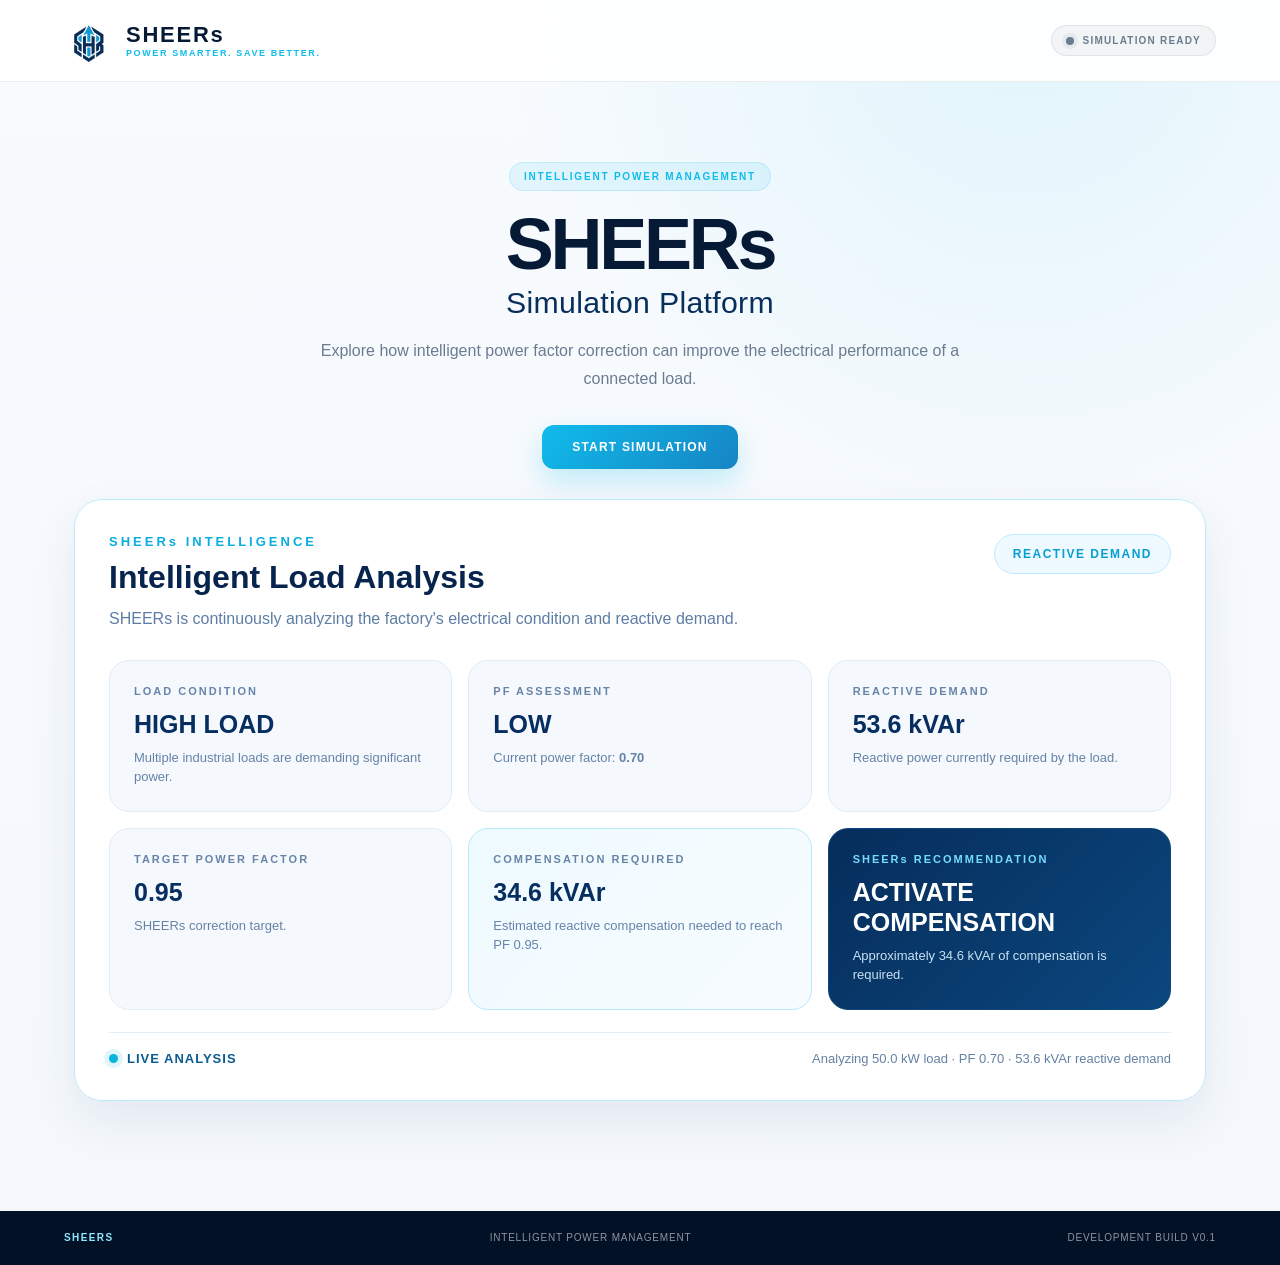
<file: index.html>
<!DOCTYPE html>
<html lang="en">

<head>

    <meta charset="UTF-8">

    <meta
        name="viewport"
        content="width=device-width, initial-scale=1.0"
    >

    <title>SHEERs Simulator</title>

    <link
        rel="stylesheet"
        href="css/style.css"
    >

</head>


<body>

<div id="app">


    <!-- =====================================================
         HEADER
         ===================================================== -->

    <header class="app-header">

        <div class="brand">

            <img
                src="assets/sheers-logo.png"
                alt="SHEERs Logo"
                class="brand-logo"
            >

            <div class="brand-text">

                <h1>SHEERs</h1>

                <p>
                    Power Smarter. Save Better.
                </p>

            </div>

        </div>


        <div class="system-status">

            <span
                class="status-indicator"
                id="statusIndicator"
            ></span>

            <span id="systemStatus">
                SIMULATION READY
            </span>

        </div>

    </header>



    <!-- =====================================================
         MAIN APPLICATION
         ===================================================== -->

    <main class="main-content">


        <!-- =================================================
             WELCOME STATE
             ================================================= -->

        <section
            id="welcomeState"
            class="application-state active-state"
        >

            <div class="welcome-section">

                <p class="eyebrow">
                    INTELLIGENT POWER MANAGEMENT
                </p>


                <h2>

                    SHEERs

                    <span>
                        Simulation Platform
                    </span>

                </h2>


                <p class="welcome-description">

                    Explore how intelligent power factor
                    correction can improve the electrical
                    performance of a connected load.

                </p>


                <button
                    id="startSimulation"
                    class="primary-button"
                >

                    Start Simulation

                </button>

            </div>

        </section>



        <!-- =================================================
     RUNNING STATE — FACTORY SCENARIO
     ================================================= -->

<section
    id="runningState"
    class="application-state"
>

    <div class="factory-container">

        <!-- Factory Header -->

        <div class="factory-heading">

            <div>

                <p class="eyebrow">
                    INDUSTRIAL LOAD SIMULATION
                </p>

                <h2>
                    Factory Power System
                </h2>

                <p class="state-description">

                    Three common industrial loads are
                    operating simultaneously. Watch how
                    the electrical demand changes.

                </p>

            </div>


            <div class="factory-status">

                <span class="factory-status-dot"></span>

                FACTORY ONLINE

            </div>

        </div>



        <!-- Main Factory Area -->

        <div class="factory-layout">


            <!-- LOADS -->

            <div class="loads-panel">

                <div class="panel-heading">

                    <div>

                        <span class="panel-label">
                            CONNECTED LOADS
                        </span>

                        <h3>
                            Industrial Equipment
                        </h3>

                    </div>

                    <span class="load-count">
                        03 LOADS
                    </span>

                </div>



                <!-- Motor -->

                <div class="load-card">

                    <div class="load-icon">
                        M
                    </div>

                    <div class="load-information">

                        <div class="load-title-row">

                            <strong>
                                Induction Motor
                            </strong>

                            <span class="load-running">
                                RUNNING
                            </span>

                        </div>

                        <p>
                            Production drive
                        </p>

                        <div class="load-bar">

                            <span
                                style="width: 82%"
                            ></span>

                        </div>

                    </div>

                    <strong class="load-power">
                        22 kW
                    </strong>

                </div>



                <!-- Compressor -->

                <div class="load-card">

                    <div class="load-icon">
                        C
                    </div>

                    <div class="load-information">

                        <div class="load-title-row">

                            <strong>
                                Air Compressor
                            </strong>

                            <span class="load-running">
                                RUNNING
                            </span>

                        </div>

                        <p>
                            Pneumatic system
                        </p>

                        <div class="load-bar">

                            <span
                                style="width: 68%"
                            ></span>

                        </div>

                    </div>

                    <strong class="load-power">
                        18 kW
                    </strong>

                </div>



                <!-- Pump -->

                <div class="load-card">

                    <div class="load-icon">
                        P
                    </div>

                    <div class="load-information">

                        <div class="load-title-row">

                            <strong>
                                Industrial Pump
                            </strong>

                            <span class="load-running">
                                RUNNING
                            </span>

                        </div>

                        <p>
                            Cooling & circulation
                        </p>

                        <div class="load-bar">

                            <span
                                style="width: 56%"
                            ></span>

                        </div>

                    </div>

                    <strong class="load-power">
                        10 kW
                    </strong>

                </div>

            </div>



            <!-- ELECTRICAL CONDITION -->

            <div class="electrical-panel">

                <div class="panel-heading">

                    <div>

                        <span class="panel-label">
                            ELECTRICAL CONDITION
                        </span>

                        <h3>
                            Before Correction
                        </h3>

                    </div>

                    <span class="condition-badge">
                        ATTENTION
                    </span>

                </div>



                <div class="metric-main">

                    <span>
                        POWER FACTOR
                    </span>

                    <strong id="powerFactorValue">
    0.68
</strong>

                    <div class="metric-scale">

                        <span
                            style="width: 68%"
                        ></span>

                    </div>

                    <p>
                        Significant reactive demand
                    </p>

                </div>



                <div class="metric-row">

                    <div>

                        <span>
                            REAL POWER
                        </span>

                        <strong id="realPowerValue">
                            50 kW
                        </strong>

                    </div>

                    <div>

                        <span>
                            APPARENT POWER
                        </span>

                        <strong id="apparentPowerValue">
                            73.5 kVA
                        </strong>

                    </div>

                </div>



                <div class="metric-row">

                    <div>

                        <span>
                            REACTIVE POWER
                        </span>

                        <strong id="reactivePowerValue">
                            53.9 kVAr
                        </strong>

                    </div>

                    <div>

                        <span>
                            SYSTEM STATE
                        </span>

                        <strong id="systemStateValue">
                            UNCORRECTED
                        </strong>

                    </div>

                </div>



                <div class="problem-message">

                    <div class="problem-symbol">
                        !
                    </div>

                    <div>

                        <strong>
                            Reactive power is present
                        </strong>

                        <p>
                            The equipment needs more
                            apparent power than the useful
                            work alone requires.
                        </p>

                    </div>

                </div>



                <button
                    id="activateSheers"
                    class="primary-button"
                >

                    Activate SHEERs

                </button>

            </div>

        </div>



        <!-- Bottom Explanation -->

        <div class="factory-explanation">

            <span>
                WHAT'S HAPPENING?
            </span>

            <p>

                The machines are doing useful work,
                but their inductive nature also creates
                reactive power. This increases the
                apparent power the electrical system
                must supply.

            </p>

        </div>

    </div>

</section>


        <!-- =================================================
             ACTIVE STATE
             ================================================= -->

        <section
            id="activeState"
            class="application-state"
        >

            <div class="state-container">

                <p class="eyebrow">
                    SHEERs ACTIVE
                </p>


                <h2>
                    Intelligent correction enabled
                </h2>


                <p class="state-description">

                    SHEERs is actively monitoring and
                    correcting the simulated electrical system.

                </p>


                <div class="state-card active-card">

                    <div class="active-indicator">

                        <span></span>

                        SYSTEM ACTIVE

                    </div>


                    <h3>
                        Power factor correction running
                    </h3>


                    <p>
                        Electrical parameters are being
                        continuously monitored.
                    </p>

                </div>


                <button
                    id="showResults"
                    class="primary-button"
                >

                    View Results

                </button>

            </div>

        </section>



        <!-- =================================================
             RESULTS STATE
             ================================================= -->

        <section
            id="resultsState"
            class="application-state"
        >

            <div class="state-container">

                <p class="eyebrow">
                    SIMULATION RESULTS
                </p>


                <h2>
                    SHEERs Performance
                </h2>


                <p class="state-description">

                    Simulation completed successfully.

                </p>


                <div class="results-grid">


                    <div class="result-card">

                        <span>
                            POWER FACTOR
                        </span>

                        <strong>
                            0.95
                        </strong>

                    </div>


                    <div class="result-card">

                        <span>
                            APPARENT POWER
                        </span>

                        <strong>
                            52.6 kVA
                        </strong>

                    </div>


                    <div class="result-card">

                        <span>
                            REACTIVE POWER
                        </span>

                        <strong>
                            16.4 kVAr
                        </strong>

                    </div>


                    <div class="result-card">

                        <span>
                            SYSTEM STATUS
                        </span>

                        <strong>
                            OPTIMIZED
                        </strong>

                    </div>


                </div>


                <button
                    id="restartSimulation"
                    class="secondary-button"
                >

                    Run Again

                </button>

            </div>

        </section>

    </main>



    <!-- =====================================================
         FOOTER
         ===================================================== -->

    <footer class="app-footer">

        <span>
            SHEERs
        </span>

        <span>
            Intelligent Power Management
        </span>

        <span>
            DEVELOPMENT BUILD v0.1
        </span>

    </footer>


</div>


<script src="js/app.js"></script>

</body>

</html>
</file>
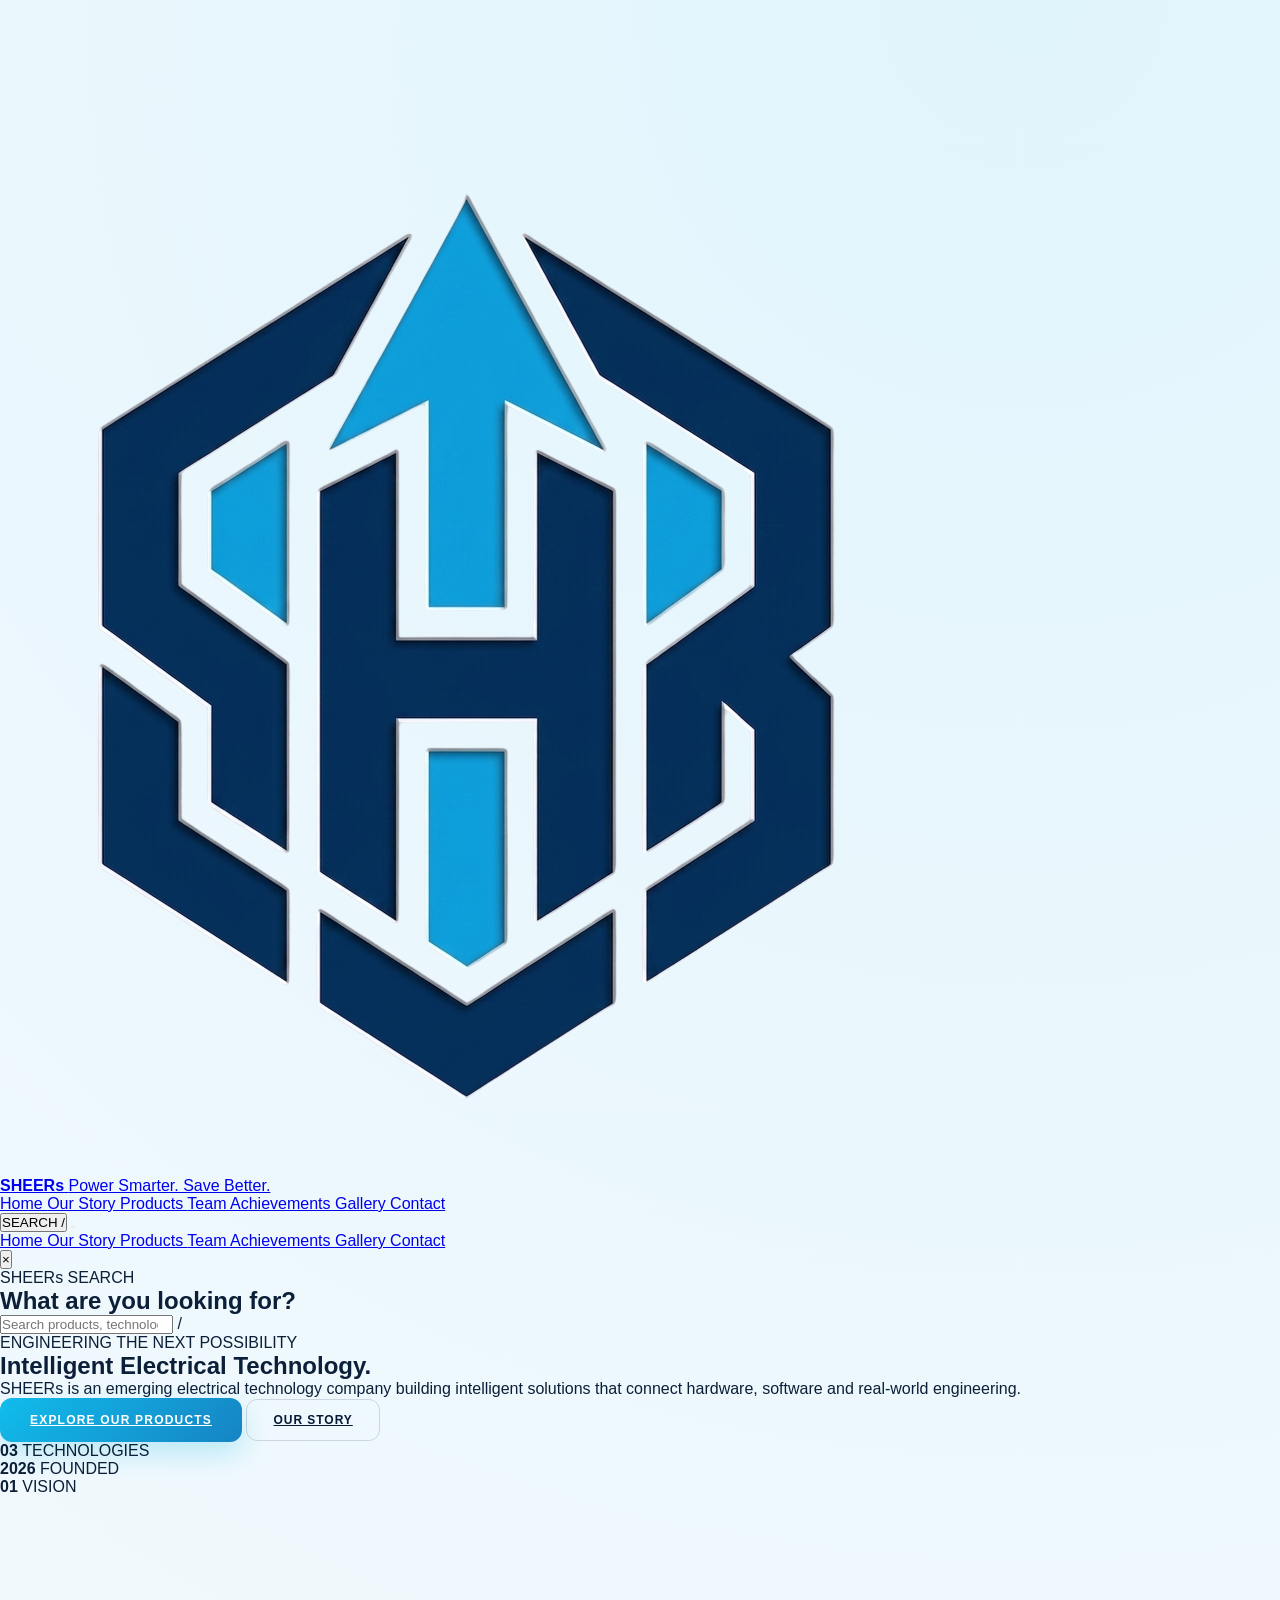
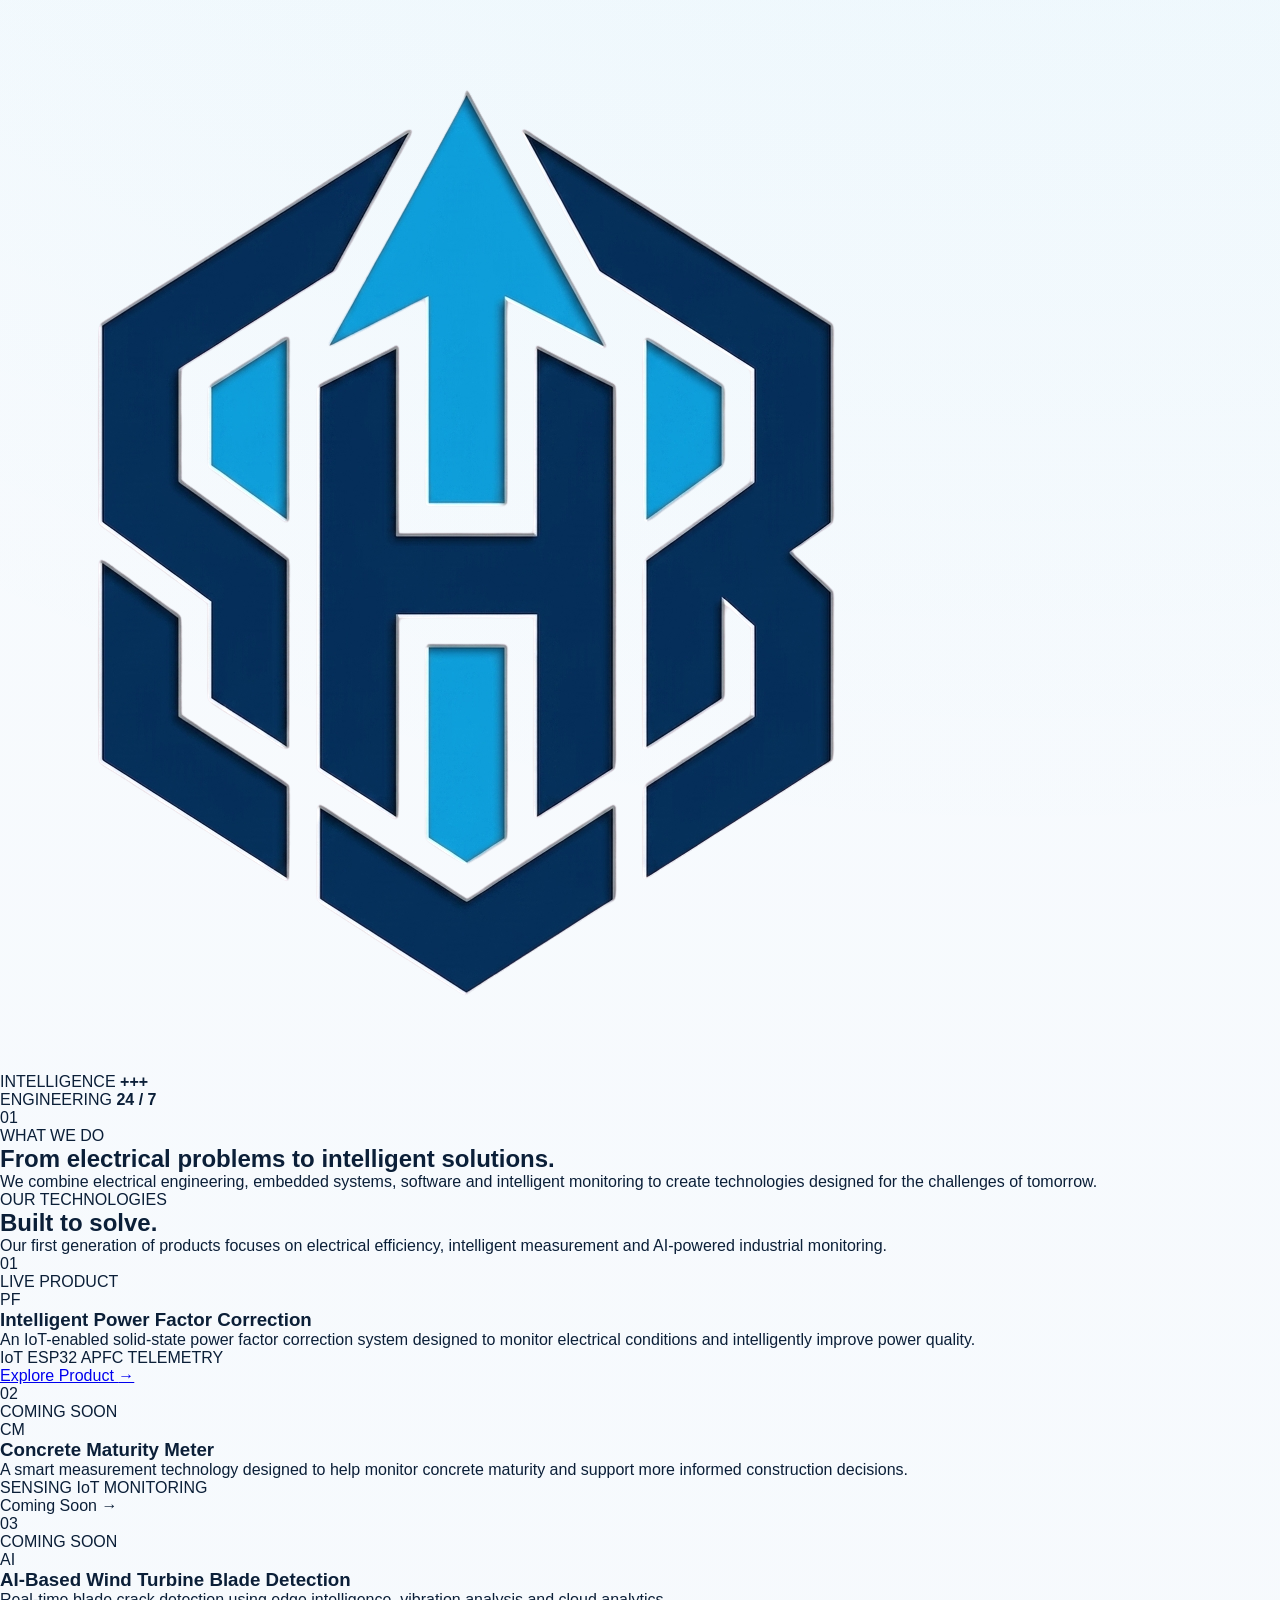
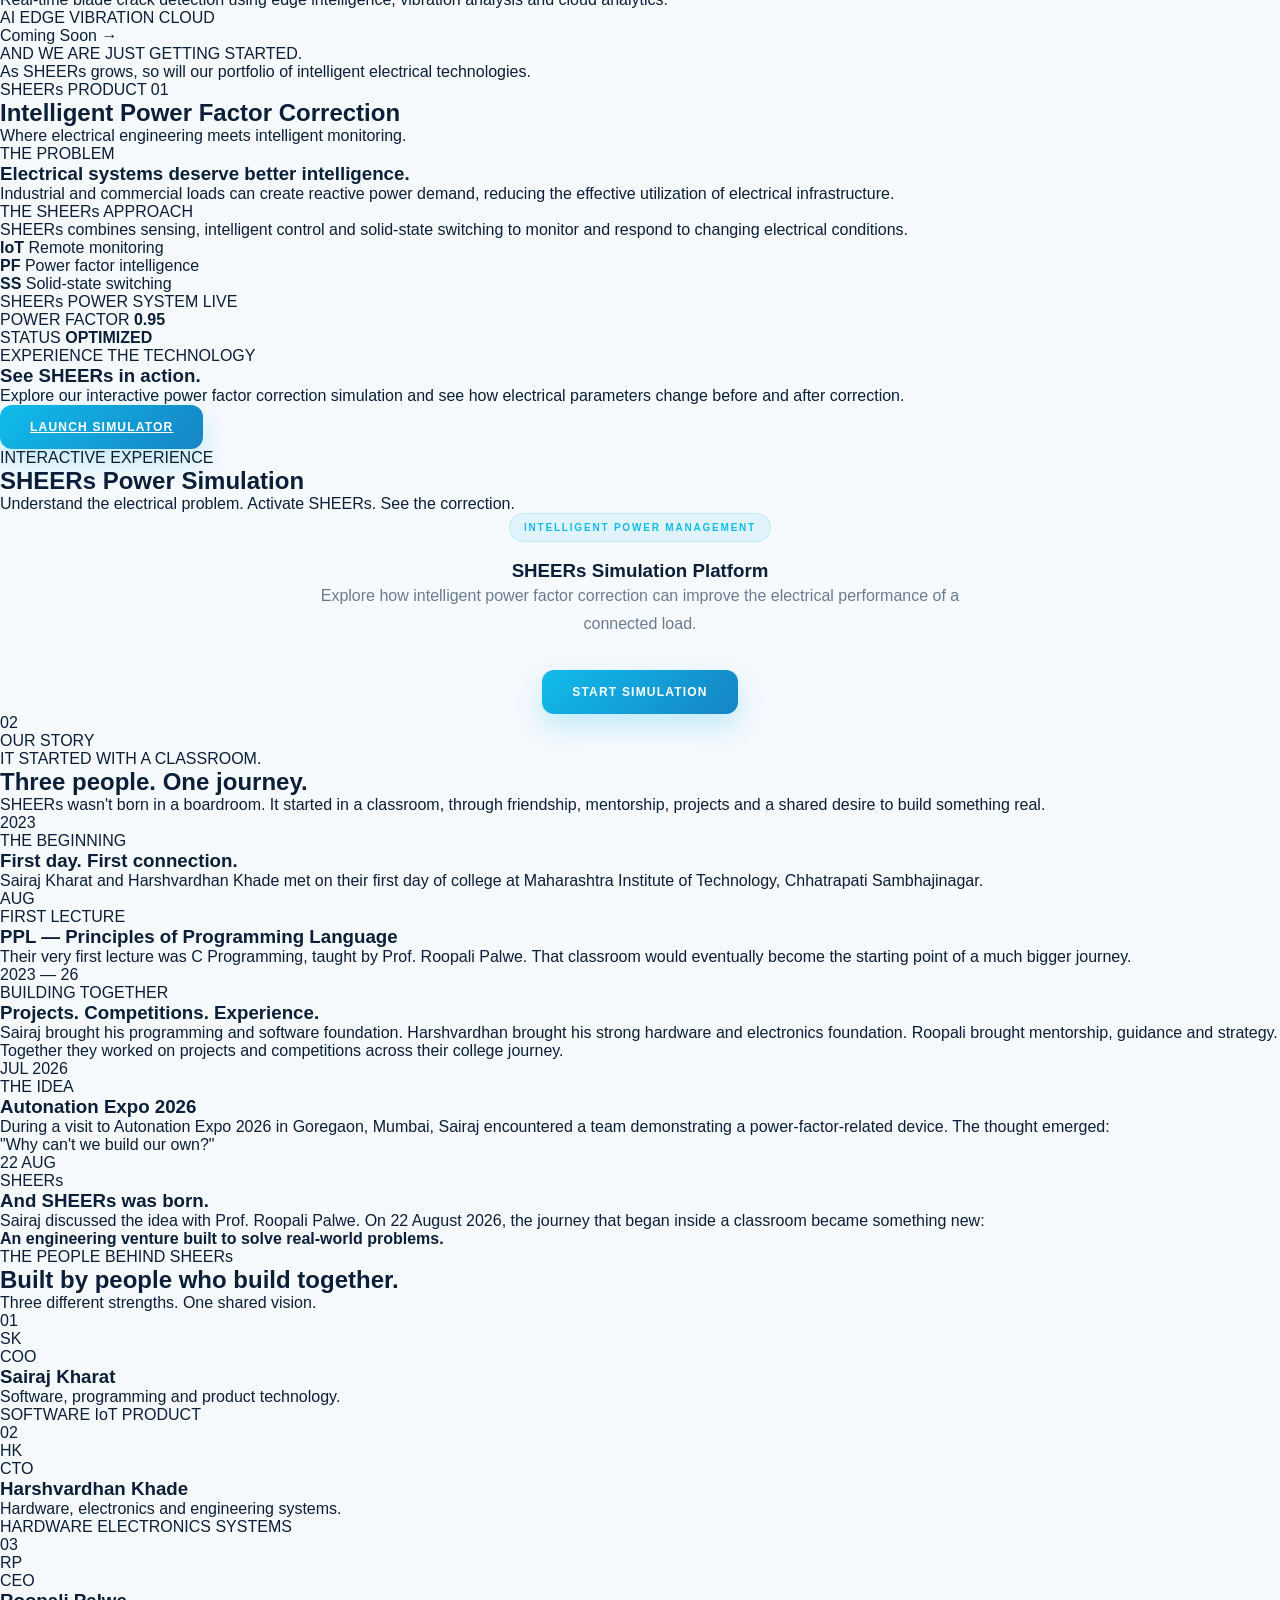
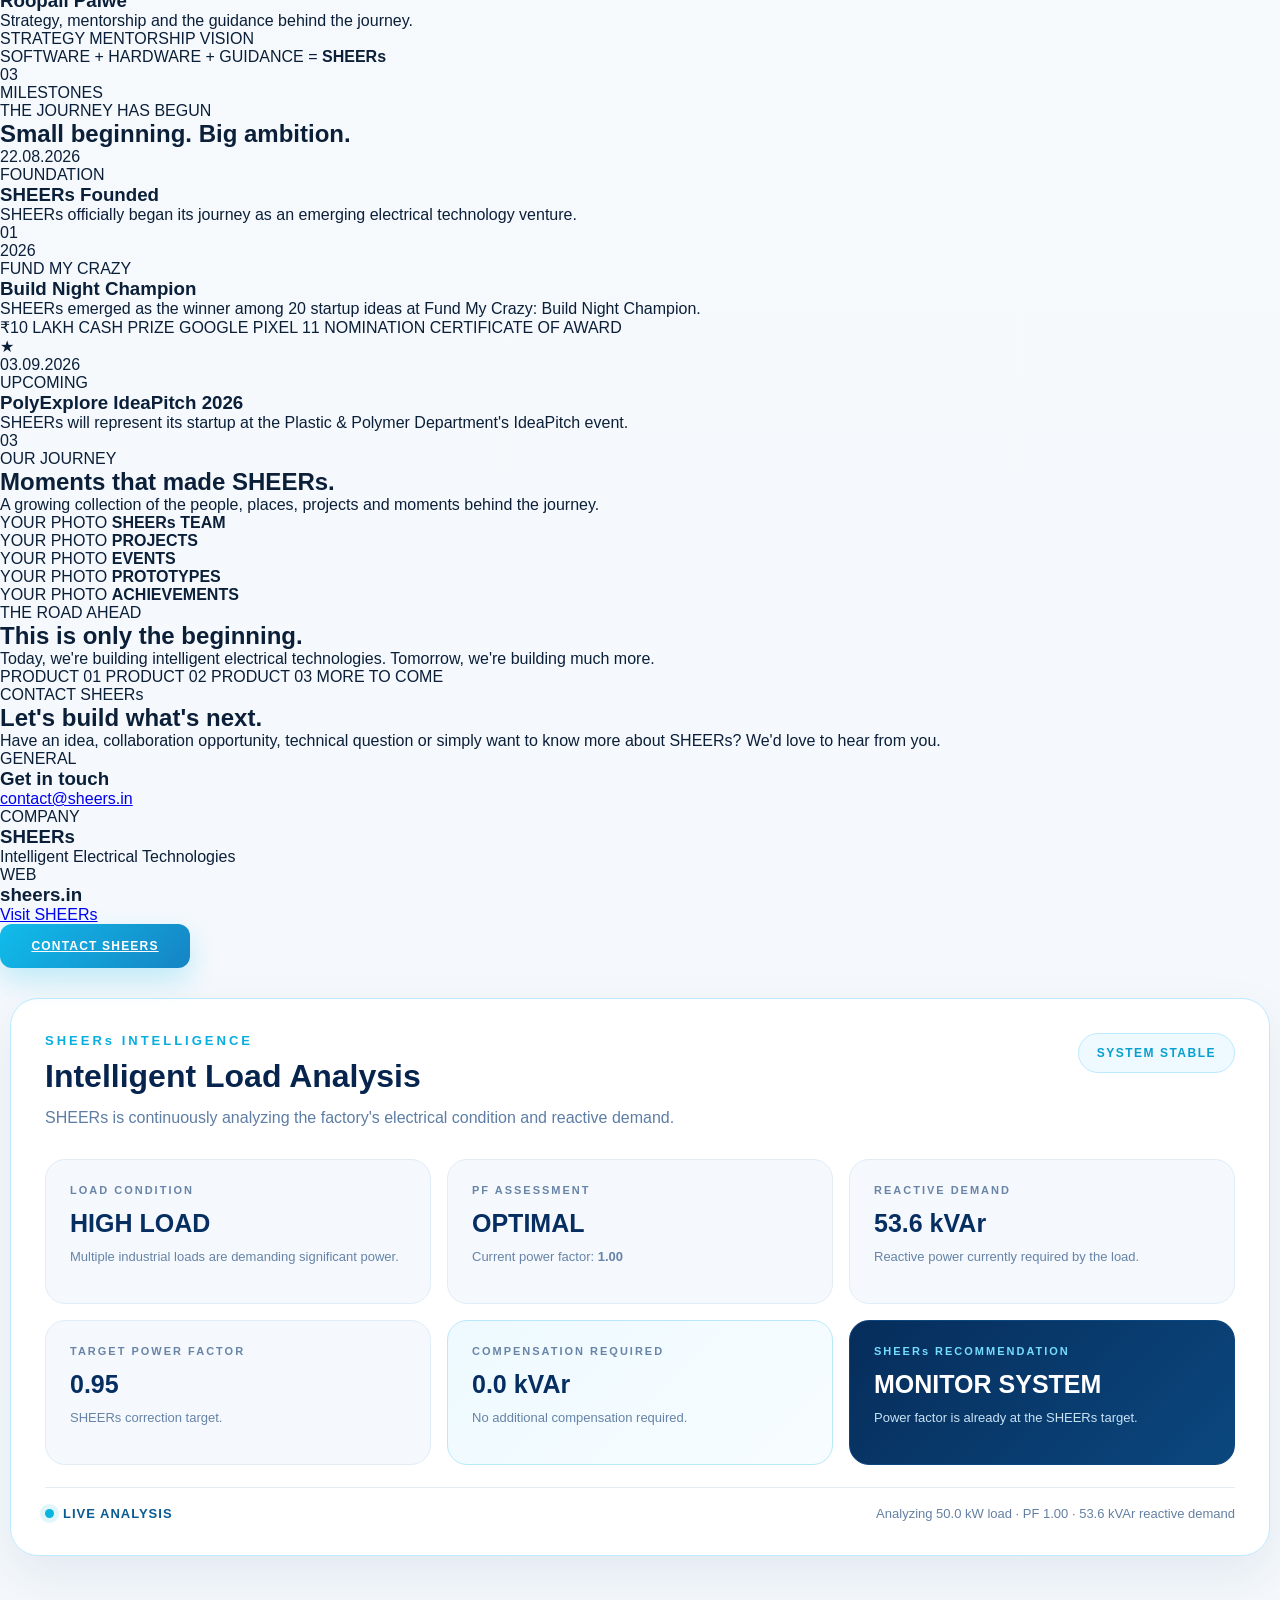
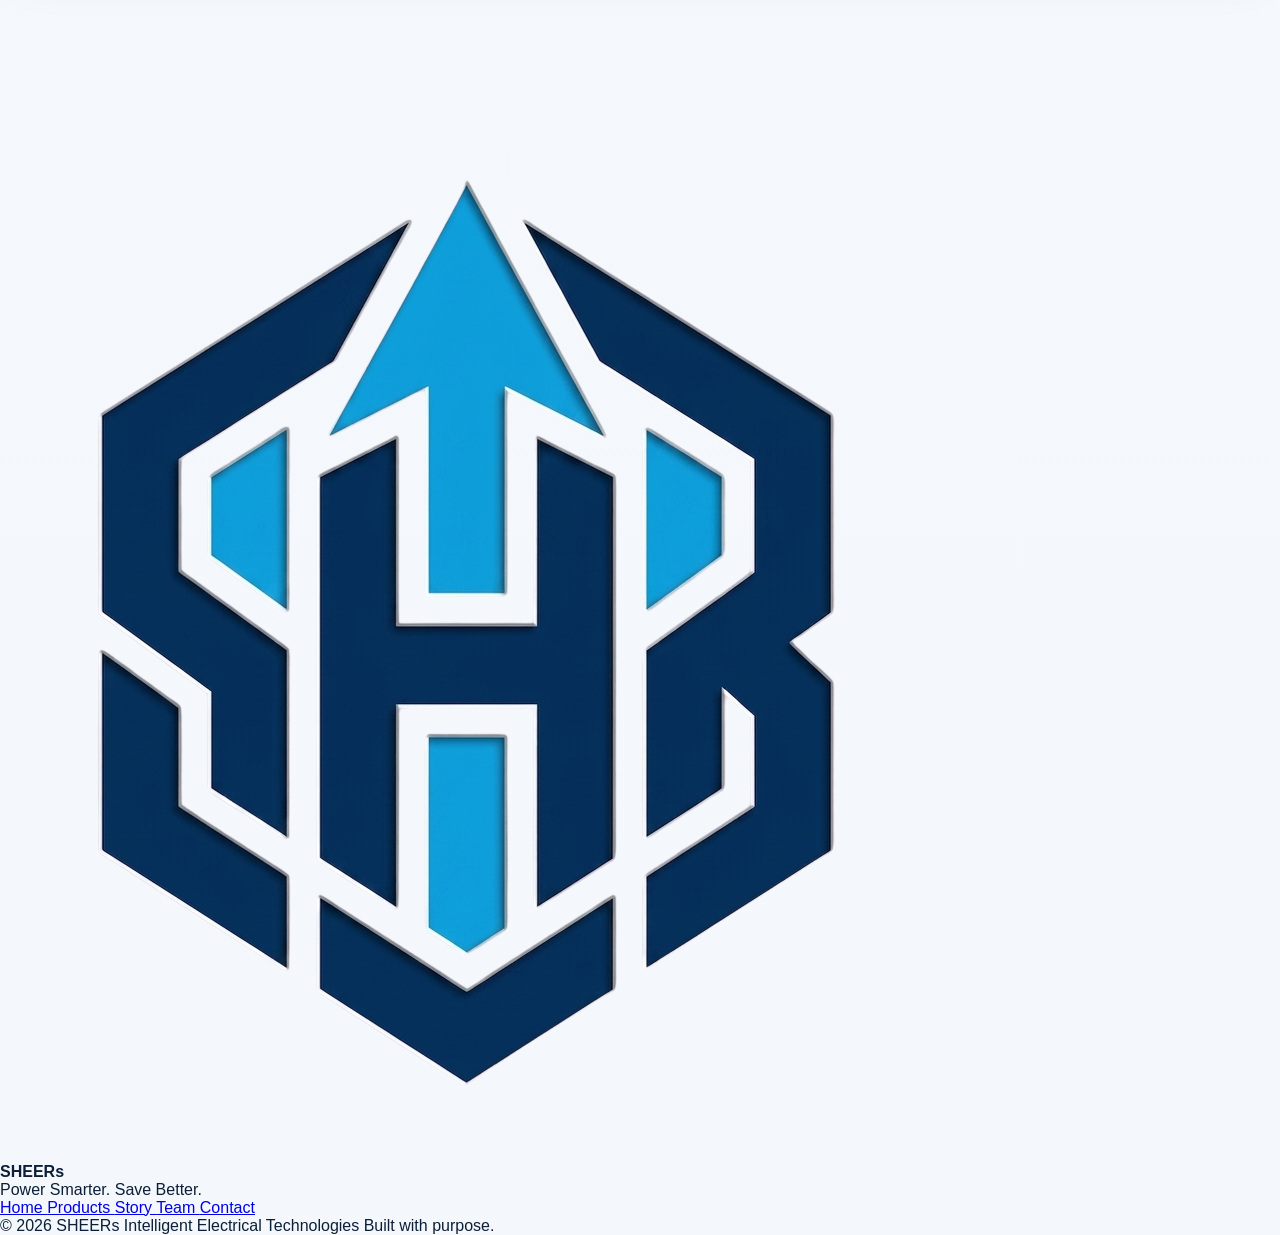
<file: hema.html>
<!DOCTYPE html>
<html lang="en">

<head>

    <meta charset="UTF-8">

    <meta
        name="viewport"
        content="width=device-width, initial-scale=1.0"
    >

    <meta
        name="description"
        content="SHEERs — Building intelligent electrical technologies for a smarter, more efficient future."
    >

    <meta
        name="theme-color"
        content="#061A36"
    >

    <title>SHEERs | Intelligent Electrical Technologies</title>

    <link
        rel="stylesheet"
        href="css/style.css"
    >

</head>


<body>

<div id="app">


    <!-- =====================================================
         NAVIGATION
         ===================================================== -->

    <header class="site-header">

        <nav class="main-nav">

            <!-- BRAND -->

            <a
                href="#home"
                class="site-brand"
            >

                <img
                    src="assets/sheers-logo.png"
                    alt="SHEERs Logo"
                    class="site-logo"
                >

                <div class="site-brand-text">

                    <strong>SHEERs</strong>

                    <span>
                        Power Smarter. Save Better.
                    </span>

                </div>

            </a>


            <!-- DESKTOP NAVIGATION -->

            <div class="nav-links">

                <a href="#home">
                    Home
                </a>

                <a href="#story">
                    Our Story
                </a>

                <a href="#products">
                    Products
                </a>

                <a href="#team">
                    Team
                </a>

                <a href="#achievements">
                    Achievements
                </a>

                <a href="#gallery">
                    Gallery
                </a>

                <a href="#contact">
                    Contact
                </a>

            </div>


            <!-- SEARCH -->

            <button
                class="nav-search"
                id="openSearch"
                aria-label="Search SHEERs"
            >

                <span>
                    SEARCH
                </span>

                <span>
                    /
                </span>

            </button>


            <!-- MOBILE MENU -->

            <button
                class="mobile-menu-button"
                id="mobileMenuButton"
                aria-label="Open navigation menu"
            >

                <span></span>
                <span></span>
                <span></span>

            </button>

        </nav>


        <!-- MOBILE NAVIGATION -->

        <div
            class="mobile-nav"
            id="mobileNav"
        >

            <a href="#home">
                Home
            </a>

            <a href="#story">
                Our Story
            </a>

            <a href="#products">
                Products
            </a>

            <a href="#team">
                Team
            </a>

            <a href="#achievements">
                Achievements
            </a>

            <a href="#gallery">
                Gallery
            </a>

            <a href="#contact">
                Contact
            </a>

        </div>

    </header>



    <!-- =====================================================
         SEARCH OVERLAY
         ===================================================== -->

    <div
        class="search-overlay"
        id="searchOverlay"
    >

        <div class="search-container">

            <button
                class="search-close"
                id="closeSearch"
                aria-label="Close search"
            >
                ×
            </button>

            <p class="section-eyebrow">
                SHEERs SEARCH
            </p>

            <h2>
                What are you looking for?
            </h2>

            <div class="search-input-wrapper">

                <input
                    type="search"
                    id="productSearch"
                    placeholder="Search products, technology, stories..."
                    autocomplete="off"
                >

                <span>
                    /
                </span>

            </div>

            <div
                class="search-results"
                id="searchResults"
            ></div>

        </div>

    </div>



    <!-- =====================================================
         HERO
         ===================================================== -->

    <main>


        <section
            id="home"
            class="hero-section"
        >

            <div class="hero-content">

                <p class="hero-eyebrow">
                    ENGINEERING THE NEXT POSSIBILITY
                </p>


                <h1>

                    Intelligent

                    <span>
                        Electrical Technology.
                    </span>

                </h1>


                <p class="hero-description">

                    SHEERs is an emerging electrical technology
                    company building intelligent solutions that
                    connect hardware, software and real-world
                    engineering.

                </p>


                <div class="hero-actions">

                    <a
                        href="#products"
                        class="primary-button"
                    >
                        Explore Our Products
                    </a>

                    <a
                        href="#story"
                        class="secondary-button"
                    >
                        Our Story
                    </a>

                </div>


                <div class="hero-meta">

                    <div>

                        <strong>
                            03
                        </strong>

                        <span>
                            TECHNOLOGIES
                        </span>

                    </div>


                    <div>

                        <strong>
                            2026
                        </strong>

                        <span>
                            FOUNDED
                        </span>

                    </div>


                    <div>

                        <strong>
                            01
                        </strong>

                        <span>
                            VISION
                        </span>

                    </div>

                </div>

            </div>


            <!-- HERO VISUAL -->

            <div class="hero-visual">

                <div class="hero-orbit hero-orbit-one"></div>

                <div class="hero-orbit hero-orbit-two"></div>

                <div class="hero-core">

                    <img
                        src="assets/sheers-logo.png"
                        alt="SHEERs"
                    >

                </div>


                <div class="hero-floating-card hero-card-top">

                    <span>
                        INTELLIGENCE
                    </span>

                    <strong>
                        +++
                    </strong>

                </div>


                <div class="hero-floating-card hero-card-bottom">

                    <span>
                        ENGINEERING
                    </span>

                    <strong>
                        24 / 7
                    </strong>

                </div>

            </div>

        </section>



        <!-- =====================================================
             INTRODUCTION
             ===================================================== -->

        <section
            class="intro-section"
        >

            <div class="section-label">

                <span>
                    01
                </span>

                <p>
                    WHAT WE DO
                </p>

            </div>


            <div class="intro-content">

                <h2>

                    From electrical
                    <span>problems</span>

                    to intelligent
                    <span>solutions.</span>

                </h2>


                <p>

                    We combine electrical engineering,
                    embedded systems, software and intelligent
                    monitoring to create technologies designed
                    for the challenges of tomorrow.

                </p>

            </div>

        </section>



        <!-- =====================================================
             PRODUCTS
             ===================================================== -->

        <section
            id="products"
            class="products-section"
        >

            <div class="section-heading">

                <div>

                    <p class="section-eyebrow">
                        OUR TECHNOLOGIES
                    </p>

                    <h2>
                        Built to solve.
                    </h2>

                </div>

                <p>

                    Our first generation of products focuses
                    on electrical efficiency, intelligent
                    measurement and AI-powered industrial
                    monitoring.

                </p>

            </div>


            <div class="products-grid">


                <!-- PRODUCT 01 -->

                <article
                    class="product-card product-card-featured"
                    data-search="power factor correction APFC electrical energy efficiency SHEERs"
                >

                    <div class="product-number">
                        01
                    </div>


                    <div class="product-status">
                        LIVE PRODUCT
                    </div>


                    <div class="product-icon">
                        PF
                    </div>


                    <h3>
                        Intelligent Power
                        Factor Correction
                    </h3>


                    <p>

                        An IoT-enabled solid-state power factor
                        correction system designed to monitor
                        electrical conditions and intelligently
                        improve power quality.

                    </p>


                    <div class="product-tags">

                        <span>
                            IoT
                        </span>

                        <span>
                            ESP32
                        </span>

                        <span>
                            APFC
                        </span>

                        <span>
                            TELEMETRY
                        </span>

                    </div>


                    <a
                        href="#power-factor"
                        class="product-link"
                    >

                        Explore Product

                        <span>
                            →
                        </span>

                    </a>

                </article>



                <!-- PRODUCT 02 -->

                <article
                    class="product-card"
                    data-search="concrete maturity meter construction monitoring temperature maturity"
                >

                    <div class="product-number">
                        02
                    </div>


                    <div class="product-status coming-soon">
                        COMING SOON
                    </div>


                    <div class="product-icon">
                        CM
                    </div>


                    <h3>
                        Concrete Maturity
                        Meter
                    </h3>


                    <p>

                        A smart measurement technology designed
                        to help monitor concrete maturity and
                        support more informed construction
                        decisions.

                    </p>


                    <div class="product-tags">

                        <span>
                            SENSING
                        </span>

                        <span>
                            IoT
                        </span>

                        <span>
                            MONITORING
                        </span>

                    </div>


                    <span class="product-link disabled">

                        Coming Soon

                        <span>
                            →
                        </span>

                    </span>

                </article>



                <!-- PRODUCT 03 -->

                <article
                    class="product-card"
                    data-search="AI wind turbine blade crack detection vibration edge intelligence cloud analytics renewable energy"
                >

                    <div class="product-number">
                        03
                    </div>


                    <div class="product-status coming-soon">
                        COMING SOON
                    </div>


                    <div class="product-icon">
                        AI
                    </div>


                    <h3>
                        AI-Based Wind
                        Turbine Blade Detection
                    </h3>


                    <p>

                        Real-time blade crack detection using
                        edge intelligence, vibration analysis
                        and cloud analytics.

                    </p>


                    <div class="product-tags">

                        <span>
                            AI
                        </span>

                        <span>
                            EDGE
                        </span>

                        <span>
                            VIBRATION
                        </span>

                        <span>
                            CLOUD
                        </span>

                    </div>


                    <span class="product-link disabled">

                        Coming Soon

                        <span>
                            →
                        </span>

                    </span>

                </article>


            </div>


            <!-- PRODUCT FUTURE -->

            <div class="future-products">

                <span>
                    AND WE ARE JUST GETTING STARTED.
                </span>

                <p>

                    As SHEERs grows, so will our portfolio
                    of intelligent electrical technologies.

                </p>

            </div>

        </section>



        <!-- =====================================================
             POWER FACTOR PRODUCT
             ===================================================== -->

        <section
            id="power-factor"
            class="product-detail-section"
        >

            <div class="product-detail-header">

                <p class="section-eyebrow">
                    SHEERs PRODUCT 01
                </p>

                <h2>
                    Intelligent Power
                    Factor Correction
                </h2>

                <p>

                    Where electrical engineering meets
                    intelligent monitoring.

                </p>

            </div>


            <div class="product-detail-grid">


                <div class="product-detail-copy">

                    <span class="detail-label">
                        THE PROBLEM
                    </span>

                    <h3>
                        Electrical systems
                        deserve better intelligence.
                    </h3>

                    <p>

                        Industrial and commercial loads can
                        create reactive power demand, reducing
                        the effective utilization of electrical
                        infrastructure.

                    </p>


                    <span class="detail-label">
                        THE SHEERs APPROACH
                    </span>

                    <p>

                        SHEERs combines sensing, intelligent
                        control and solid-state switching to
                        monitor and respond to changing
                        electrical conditions.

                    </p>


                    <div class="detail-features">

                        <div>

                            <strong>
                                IoT
                            </strong>

                            <span>
                                Remote monitoring
                            </span>

                        </div>

                        <div>

                            <strong>
                                PF
                            </strong>

                            <span>
                                Power factor intelligence
                            </span>

                        </div>

                        <div>

                            <strong>
                                SS
                            </strong>

                            <span>
                                Solid-state switching
                            </span>

                        </div>

                    </div>

                </div>


                <div class="product-detail-visual">

                    <div class="technology-panel">

                        <div class="technology-panel-top">

                            <span>
                                SHEERs POWER SYSTEM
                            </span>

                            <span class="live-dot">
                                LIVE
                            </span>

                        </div>


                        <div class="technology-display">

                            <div>

                                <span>
                                    POWER FACTOR
                                </span>

                                <strong>
                                    0.95
                                </strong>

                            </div>


                            <div>

                                <span>
                                    STATUS
                                </span>

                                <strong>
                                    OPTIMIZED
                                </strong>

                            </div>

                        </div>


                        <div class="technology-lines">

                            <span></span>
                            <span></span>
                            <span></span>
                            <span></span>

                        </div>

                    </div>

                </div>

            </div>


            <div class="simulator-callout">

                <div>

                    <span class="section-eyebrow">
                        EXPERIENCE THE TECHNOLOGY
                    </span>

                    <h3>
                        See SHEERs in action.
                    </h3>

                    <p>

                        Explore our interactive power factor
                        correction simulation and see how
                        electrical parameters change before
                        and after correction.

                    </p>

                </div>


                <a
                    href="#simulator"
                    class="primary-button"
                >
                    Launch Simulator
                </a>

            </div>

        </section>



        <!-- =====================================================
             SIMULATOR
             ===================================================== -->

        <section
            id="simulator"
            class="simulator-section"
        >

            <div class="simulator-header">

                <p class="section-eyebrow">
                    INTERACTIVE EXPERIENCE
                </p>

                <h2>
                    SHEERs Power
                    <span>Simulation</span>
                </h2>

                <p>

                    Understand the electrical problem.
                    Activate SHEERs.
                    See the correction.

                </p>

            </div>


            <!-- EXISTING SIMULATOR WILL BE RECONNECTED HERE -->

            <div
                id="simulatorApplication"
                class="simulator-application"
            >

                <div
                    id="welcomeState"
                    class="application-state active-state"
                >

                    <div class="welcome-section">

                        <p class="eyebrow">
                            INTELLIGENT POWER MANAGEMENT
                        </p>

                        <h3>

                            SHEERs

                            <span>
                                Simulation Platform
                            </span>

                        </h3>

                        <p class="welcome-description">

                            Explore how intelligent power factor
                            correction can improve the electrical
                            performance of a connected load.

                        </p>

                        <button
                            id="startSimulation"
                            class="primary-button"
                        >
                            Start Simulation
                        </button>

                    </div>

                </div>


                <!-- RUNNING STATE -->

                <section
                    id="runningState"
                    class="application-state"
                >

                    <div class="factory-container">

                        <div class="factory-heading">

                            <div>

                                <p class="eyebrow">
                                    INDUSTRIAL LOAD SIMULATION
                                </p>

                                <h3>
                                    Factory Power System
                                </h3>

                                <p class="state-description">

                                    Three common industrial loads
                                    are operating simultaneously.
                                    Watch how the electrical demand
                                    changes.

                                </p>

                            </div>


                            <div class="factory-status">

                                <span class="factory-status-dot"></span>

                                FACTORY ONLINE

                            </div>

                        </div>


                        <div class="factory-layout">


                            <!-- LOADS -->

                            <div class="loads-panel">

                                <div class="panel-heading">

                                    <div>

                                        <span class="panel-label">
                                            CONNECTED LOADS
                                        </span>

                                        <h3>
                                            Industrial Equipment
                                        </h3>

                                    </div>

                                    <span class="load-count">
                                        03 LOADS
                                    </span>

                                </div>


                                <div class="load-card">

                                    <div class="load-icon">
                                        M
                                    </div>

                                    <div class="load-information">

                                        <div class="load-title-row">

                                            <strong>
                                                Induction Motor
                                            </strong>

                                            <span class="load-running">
                                                RUNNING
                                            </span>

                                        </div>

                                        <p>
                                            Production drive
                                        </p>

                                        <div class="load-bar">

                                            <span
                                                style="width: 82%"
                                            ></span>

                                        </div>

                                    </div>

                                    <strong class="load-power">
                                        22 kW
                                    </strong>

                                </div>


                                <div class="load-card">

                                    <div class="load-icon">
                                        C
                                    </div>

                                    <div class="load-information">

                                        <div class="load-title-row">

                                            <strong>
                                                Air Compressor
                                            </strong>

                                            <span class="load-running">
                                                RUNNING
                                            </span>

                                        </div>

                                        <p>
                                            Pneumatic system
                                        </p>

                                        <div class="load-bar">

                                            <span
                                                style="width: 68%"
                                            ></span>

                                        </div>

                                    </div>

                                    <strong class="load-power">
                                        18 kW
                                    </strong>

                                </div>


                                <div class="load-card">

                                    <div class="load-icon">
                                        P
                                    </div>

                                    <div class="load-information">

                                        <div class="load-title-row">

                                            <strong>
                                                Industrial Pump
                                            </strong>

                                            <span class="load-running">
                                                RUNNING
                                            </span>

                                        </div>

                                        <p>
                                            Cooling & circulation
                                        </p>

                                        <div class="load-bar">

                                            <span
                                                style="width: 56%"
                                            ></span>

                                        </div>

                                    </div>

                                    <strong class="load-power">
                                        10 kW
                                    </strong>

                                </div>

                            </div>


                            <!-- ELECTRICAL PANEL -->

                            <div class="electrical-panel">

                                <div class="panel-heading">

                                    <div>

                                        <span class="panel-label">
                                            ELECTRICAL CONDITION
                                        </span>

                                        <h3>
                                            Before Correction
                                        </h3>

                                    </div>

                                    <span class="condition-badge">
                                        ATTENTION
                                    </span>

                                </div>


                                <div class="metric-main">

                                    <span>
                                        POWER FACTOR
                                    </span>

                                    <strong id="powerFactorValue">
                                        0.68
                                    </strong>

                                    <div class="metric-scale">

                                        <span
                                            style="width: 68%"
                                        ></span>

                                    </div>

                                    <p>
                                        Significant reactive demand
                                    </p>

                                </div>


                                <div class="metric-row">

                                    <div>

                                        <span>
                                            REAL POWER
                                        </span>

                                        <strong id="realPowerValue">
                                            50 kW
                                        </strong>

                                    </div>

                                    <div>

                                        <span>
                                            APPARENT POWER
                                        </span>

                                        <strong id="apparentPowerValue">
                                            73.5 kVA
                                        </strong>

                                    </div>

                                </div>


                                <div class="metric-row">

                                    <div>

                                        <span>
                                            REACTIVE POWER
                                        </span>

                                        <strong id="reactivePowerValue">
                                            53.9 kVAr
                                        </strong>

                                    </div>

                                    <div>

                                        <span>
                                            SYSTEM STATE
                                        </span>

                                        <strong id="systemStateValue">
                                            UNCORRECTED
                                        </strong>

                                    </div>

                                </div>


                                <div class="problem-message">

                                    <div class="problem-symbol">
                                        !
                                    </div>

                                    <div>

                                        <strong>
                                            Reactive power is present
                                        </strong>

                                        <p>

                                            The equipment needs more
                                            apparent power than the
                                            useful work alone requires.

                                        </p>

                                    </div>

                                </div>


                                <button
                                    id="activateSheers"
                                    class="primary-button"
                                >
                                    Activate SHEERs
                                </button>

                            </div>

                        </div>


                        <div class="factory-explanation">

                            <span>
                                WHAT'S HAPPENING?
                            </span>

                            <p>

                                The machines are doing useful work,
                                but their inductive nature also
                                creates reactive power. This
                                increases the apparent power the
                                electrical system must supply.

                            </p>

                        </div>

                    </div>

                </section>


                <!-- ACTIVE STATE -->

                <section
                    id="activeState"
                    class="application-state"
                >

                    <div class="state-container">

                        <p class="eyebrow">
                            SHEERs ACTIVE
                        </p>

                        <h3>
                            Intelligent correction enabled
                        </h3>

                        <p class="state-description">

                            SHEERs is actively monitoring and
                            correcting the simulated electrical
                            system.

                        </p>


                        <div class="state-card active-card">

                            <div class="active-indicator">

                                <span></span>

                                SYSTEM ACTIVE

                            </div>

                            <h3>
                                Power factor correction running
                            </h3>

                            <p>
                                Electrical parameters are being
                                continuously monitored.
                            </p>

                        </div>


                        <button
                            id="showResults"
                            class="primary-button"
                        >
                            View Results
                        </button>

                    </div>

                </section>


                <!-- RESULTS -->

                <section
                    id="resultsState"
                    class="application-state"
                >

                    <div class="state-container">

                        <p class="eyebrow">
                            SIMULATION RESULTS
                        </p>

                        <h3>
                            SHEERs Performance
                        </h3>

                        <p class="state-description">
                            Simulation completed successfully.
                        </p>


                        <div class="results-grid">

                            <div class="result-card">

                                <span>
                                    POWER FACTOR
                                </span>

                                <strong>
                                    0.95
                                </strong>

                            </div>


                            <div class="result-card">

                                <span>
                                    APPARENT POWER
                                </span>

                                <strong>
                                    52.6 kVA
                                </strong>

                            </div>


                            <div class="result-card">

                                <span>
                                    REACTIVE POWER
                                </span>

                                <strong>
                                    16.4 kVAr
                                </strong>

                            </div>


                            <div class="result-card">

                                <span>
                                    SYSTEM STATUS
                                </span>

                                <strong>
                                    OPTIMIZED
                                </strong>

                            </div>

                        </div>


                        <button
                            id="restartSimulation"
                            class="secondary-button"
                        >
                            Run Again
                        </button>

                    </div>

                </section>

            </div>

        </section>



        <!-- =====================================================
             STORY
             ===================================================== -->

        <section
            id="story"
            class="story-section"
        >

            <div class="section-label">

                <span>
                    02
                </span>

                <p>
                    OUR STORY
                </p>

            </div>


            <div class="story-heading">

                <p class="section-eyebrow">
                    IT STARTED WITH A CLASSROOM.
                </p>

                <h2>
                    Three people.
                    <span>One journey.</span>
                </h2>

                <p>

                    SHEERs wasn't born in a boardroom.
                    It started in a classroom, through
                    friendship, mentorship, projects and
                    a shared desire to build something real.

                </p>

            </div>


            <div class="story-timeline">


                <!-- 2023 -->

                <div class="story-event">

                    <div class="story-year">
                        2023
                    </div>

                    <div class="story-marker"></div>

                    <div class="story-event-content">

                        <span>
                            THE BEGINNING
                        </span>

                        <h3>
                            First day. First connection.
                        </h3>

                        <p>

                            Sairaj Kharat and Harshvardhan Khade
                            met on their first day of college at
                            Maharashtra Institute of Technology,
                            Chhatrapati Sambhajinagar.

                        </p>

                    </div>

                </div>


                <!-- FIRST LECTURE -->

                <div class="story-event">

                    <div class="story-year">
                        AUG
                    </div>

                    <div class="story-marker"></div>

                    <div class="story-event-content">

                        <span>
                            FIRST LECTURE
                        </span>

                        <h3>
                            PPL — Principles of Programming Language
                        </h3>

                        <p>

                            Their very first lecture was C Programming,
                            taught by Prof. Roopali Palwe.

                            That classroom would eventually become
                            the starting point of a much bigger journey.

                        </p>

                    </div>

                </div>


                <!-- COLLABORATION -->

                <div class="story-event">

                    <div class="story-year">
                        2023 — 26
                    </div>

                    <div class="story-marker"></div>

                    <div class="story-event-content">

                        <span>
                            BUILDING TOGETHER
                        </span>

                        <h3>
                            Projects. Competitions. Experience.
                        </h3>

                        <p>

                            Sairaj brought his programming and
                            software foundation.

                            Harshvardhan brought his strong hardware
                            and electronics foundation.

                            Roopali brought mentorship, guidance
                            and strategy.

                            Together they worked on projects and
                            competitions across their college journey.

                        </p>

                    </div>

                </div>


                <!-- AUTONATION -->

                <div class="story-event">

                    <div class="story-year">
                        JUL 2026
                    </div>

                    <div class="story-marker"></div>

                    <div class="story-event-content">

                        <span>
                            THE IDEA
                        </span>

                        <h3>
                            Autonation Expo 2026
                        </h3>

                        <p>

                            During a visit to Autonation Expo 2026
                            in Goregaon, Mumbai, Sairaj encountered
                            a team demonstrating a power-factor-related
                            device.

                            The thought emerged:

                        </p>

                        <blockquote>
                            "Why can't we build our own?"
                        </blockquote>

                    </div>

                </div>


                <!-- BIRTH -->

                <div class="story-event story-event-final">

                    <div class="story-year">
                        22 AUG
                    </div>

                    <div class="story-marker"></div>

                    <div class="story-event-content">

                        <span>
                            SHEERs
                        </span>

                        <h3>
                            And SHEERs was born.
                        </h3>

                        <p>

                            Sairaj discussed the idea with
                            Prof. Roopali Palwe.

                            On 22 August 2026, the journey that
                            began inside a classroom became
                            something new:

                        </p>

                        <strong class="story-final-line">
                            An engineering venture built to solve
                            real-world problems.

                        </strong>

                    </div>

                </div>

            </div>

        </section>



        <!-- =====================================================
             TEAM
             ===================================================== -->

        <section
            id="team"
            class="team-section"
        >

            <div class="section-heading">

                <div>

                    <p class="section-eyebrow">
                        THE PEOPLE BEHIND SHEERs
                    </p>

                    <h2>
                        Built by people
                        who build together.
                    </h2>

                </div>

                <p>

                    Three different strengths.
                    One shared vision.

                </p>

            </div>


            <div class="team-grid">


                <!-- SAIRAJ -->

                <article class="team-card">

                    <div class="team-card-number">
                        01
                    </div>

                    <div class="team-avatar">
                        SK
                    </div>

                    <span class="team-role">
                        COO
                    </span>

                    <h3>
                        Sairaj Kharat
                    </h3>

                    <p>

                        Software, programming and product
                        technology.

                    </p>

                    <div class="team-focus">

                        <span>
                            SOFTWARE
                        </span>

                        <span>
                            IoT
                        </span>

                        <span>
                            PRODUCT
                        </span>

                    </div>

                </article>


                <!-- HARSHVARDHAN -->

                <article class="team-card">

                    <div class="team-card-number">
                        02
                    </div>

                    <div class="team-avatar">
                        HK
                    </div>

                    <span class="team-role">
                        CTO
                    </span>

                    <h3>
                        Harshvardhan Khade
                    </h3>

                    <p>

                        Hardware, electronics and
                        engineering systems.

                    </p>

                    <div class="team-focus">

                        <span>
                            HARDWARE
                        </span>

                        <span>
                            ELECTRONICS
                        </span>

                        <span>
                            SYSTEMS
                        </span>

                    </div>

                </article>


                <!-- ROOPALI -->

                <article class="team-card">

                    <div class="team-card-number">
                        03
                    </div>

                    <div class="team-avatar">
                        RP
                    </div>

                    <span class="team-role">
                        CEO
                    </span>

                    <h3>
                        Roopali Palwe
                    </h3>

                    <p>

                        Strategy, mentorship and the
                        guidance behind the journey.

                    </p>

                    <div class="team-focus">

                        <span>
                            STRATEGY
                        </span>

                        <span>
                            MENTORSHIP
                        </span>

                        <span>
                            VISION
                        </span>

                    </div>

                </article>


            </div>


            <div class="team-statement">

                <p>
                    <span>
                        SOFTWARE
                    </span>

                    +

                    <span>
                        HARDWARE
                    </span>

                    +

                    <span>
                        GUIDANCE
                    </span>

                    =

                    <strong>
                        SHEERs
                    </strong>

                </p>

            </div>

        </section>



        <!-- =====================================================
             ACHIEVEMENTS
             ===================================================== -->

        <section
            id="achievements"
            class="achievements-section"
        >

            <div class="section-label">

                <span>
                    03
                </span>

                <p>
                    MILESTONES
                </p>

            </div>


            <div class="achievement-heading">

                <p class="section-eyebrow">
                    THE JOURNEY HAS BEGUN
                </p>

                <h2>
                    Small beginning.
                    <span>Big ambition.</span>
                </h2>

            </div>


            <div class="achievement-list">


                <!-- FOUNDING -->

                <article class="achievement-item">

                    <div class="achievement-date">
                        22.08.2026
                    </div>

                    <div class="achievement-content">

                        <span>
                            FOUNDATION
                        </span>

                        <h3>
                            SHEERs Founded
                        </h3>

                        <p>

                            SHEERs officially began its journey
                            as an emerging electrical technology
                            venture.

                        </p>

                    </div>

                    <div class="achievement-mark">
                        01
                    </div>

                </article>


                <!-- FUND MY CRAZY -->

                <article class="achievement-item achievement-highlight">

                    <div class="achievement-date">
                        2026
                    </div>

                    <div class="achievement-content">

                        <span>
                            FUND MY CRAZY
                        </span>

                        <h3>
                            Build Night Champion
                        </h3>

                        <p>

                            SHEERs emerged as the winner among
                            20 startup ideas at Fund My Crazy:
                            Build Night Champion.

                        </p>

                        <div class="achievement-awards">

                            <span>
                                ₹10 LAKH CASH PRIZE
                            </span>

                            <span>
                                GOOGLE PIXEL 11 NOMINATION
                            </span>

                            <span>
                                CERTIFICATE OF AWARD
                            </span>

                        </div>

                    </div>

                    <div class="achievement-mark">
                        ★
                    </div>

                </article>


                <!-- UPCOMING -->

                <article class="achievement-item">

                    <div class="achievement-date">
                        03.09.2026
                    </div>

                    <div class="achievement-content">

                        <span>
                            UPCOMING
                        </span>

                        <h3>
                            PolyExplore IdeaPitch 2026
                        </h3>

                        <p>

                            SHEERs will represent its startup
                            at the Plastic & Polymer Department's
                            IdeaPitch event.

                        </p>

                    </div>

                    <div class="achievement-mark">
                        03
                    </div>

                </article>


            </div>

        </section>



        <!-- =====================================================
             GALLERY
             ===================================================== -->

        <section
            id="gallery"
            class="gallery-section"
        >

            <div class="section-heading">

                <div>

                    <p class="section-eyebrow">
                        OUR JOURNEY
                    </p>

                    <h2>
                        Moments that
                        made SHEERs.
                    </h2>

                </div>

                <p>

                    A growing collection of the people,
                    places, projects and moments behind
                    the journey.

                </p>

            </div>


            <div class="gallery-grid">


                <div class="gallery-card gallery-large">

                    <div class="gallery-placeholder">

                        <span>
                            YOUR PHOTO
                        </span>

                        <strong>
                            SHEERs TEAM
                        </strong>

                    </div>

                </div>


                <div class="gallery-card">

                    <div class="gallery-placeholder">

                        <span>
                            YOUR PHOTO
                        </span>

                        <strong>
                            PROJECTS
                        </strong>

                    </div>

                </div>


                <div class="gallery-card">

                    <div class="gallery-placeholder">

                        <span>
                            YOUR PHOTO
                        </span>

                        <strong>
                            EVENTS
                        </strong>

                    </div>

                </div>


                <div class="gallery-card">

                    <div class="gallery-placeholder">

                        <span>
                            YOUR PHOTO
                        </span>

                        <strong>
                            PROTOTYPES
                        </strong>

                    </div>

                </div>


                <div class="gallery-card">

                    <div class="gallery-placeholder">

                        <span>
                            YOUR PHOTO
                        </span>

                        <strong>
                            ACHIEVEMENTS
                        </strong>

                    </div>

                </div>


            </div>

        </section>



        <!-- =====================================================
             FUTURE
             ===================================================== -->

        <section class="future-section">

            <div class="future-inner">

                <p class="section-eyebrow">
                    THE ROAD AHEAD
                </p>

                <h2>

                    This is only
                    <span>the beginning.</span>

                </h2>

                <p>

                    Today, we're building intelligent
                    electrical technologies.

                    Tomorrow, we're building much more.

                </p>


                <div class="future-line">

                    <span>
                        PRODUCT 01
                    </span>

                    <span>
                        PRODUCT 02
                    </span>

                    <span>
                        PRODUCT 03
                    </span>

                    <span>
                        MORE TO COME
                    </span>

                </div>

            </div>

        </section>



        <!-- =====================================================
             CONTACT
             ===================================================== -->

        <section
            id="contact"
            class="contact-section"
        >

            <div class="contact-heading">

                <p class="section-eyebrow">
                    CONTACT SHEERs
                </p>

                <h2>

                    Let's build
                    <span>what's next.</span>

                </h2>

                <p>

                    Have an idea, collaboration opportunity,
                    technical question or simply want to know
                    more about SHEERs?

                    We'd love to hear from you.

                </p>

            </div>


            <div class="contact-grid">


                <div class="contact-card">

                    <span>
                        GENERAL
                    </span>

                    <h3>
                        Get in touch
                    </h3>

                    <a href="mailto:contact@sheers.in">
                        contact@sheers.in
                    </a>

                </div>


                <div class="contact-card">

                    <span>
                        COMPANY
                    </span>

                    <h3>
                        SHEERs
                    </h3>

                    <p>
                        Intelligent Electrical Technologies
                    </p>

                </div>


                <div class="contact-card">

                    <span>
                        WEB
                    </span>

                    <h3>
                        sheers.in
                    </h3>

                    <a href="#home">
                        Visit SHEERs
                    </a>

                </div>

            </div>


            <div class="contact-cta">

                <a
                    href="mailto:contact@sheers.in"
                    class="primary-button"
                >
                    Contact SHEERs
                </a>

            </div>

        </section>


    </main>



    <!-- =====================================================
         FOOTER
         ===================================================== -->

    <footer class="site-footer">

        <div class="footer-main">

            <div class="footer-brand">

                <img
                    src="assets/sheers-logo.png"
                    alt="SHEERs Logo"
                >

                <div>

                    <strong>
                        SHEERs
                    </strong>

                    <p>
                        Power Smarter. Save Better.
                    </p>

                </div>

            </div>


            <div class="footer-links">

                <a href="#home">
                    Home
                </a>

                <a href="#products">
                    Products
                </a>

                <a href="#story">
                    Story
                </a>

                <a href="#team">
                    Team
                </a>

                <a href="#contact">
                    Contact
                </a>

            </div>

        </div>


        <div class="footer-bottom">

            <span>
                © 2026 SHEERs
            </span>

            <span>
                Intelligent Electrical Technologies
            </span>

            <span>
                Built with purpose.
            </span>

        </div>

    </footer>


</div>


<script src="js/app.js"></script>

</body>

</html>
</file>
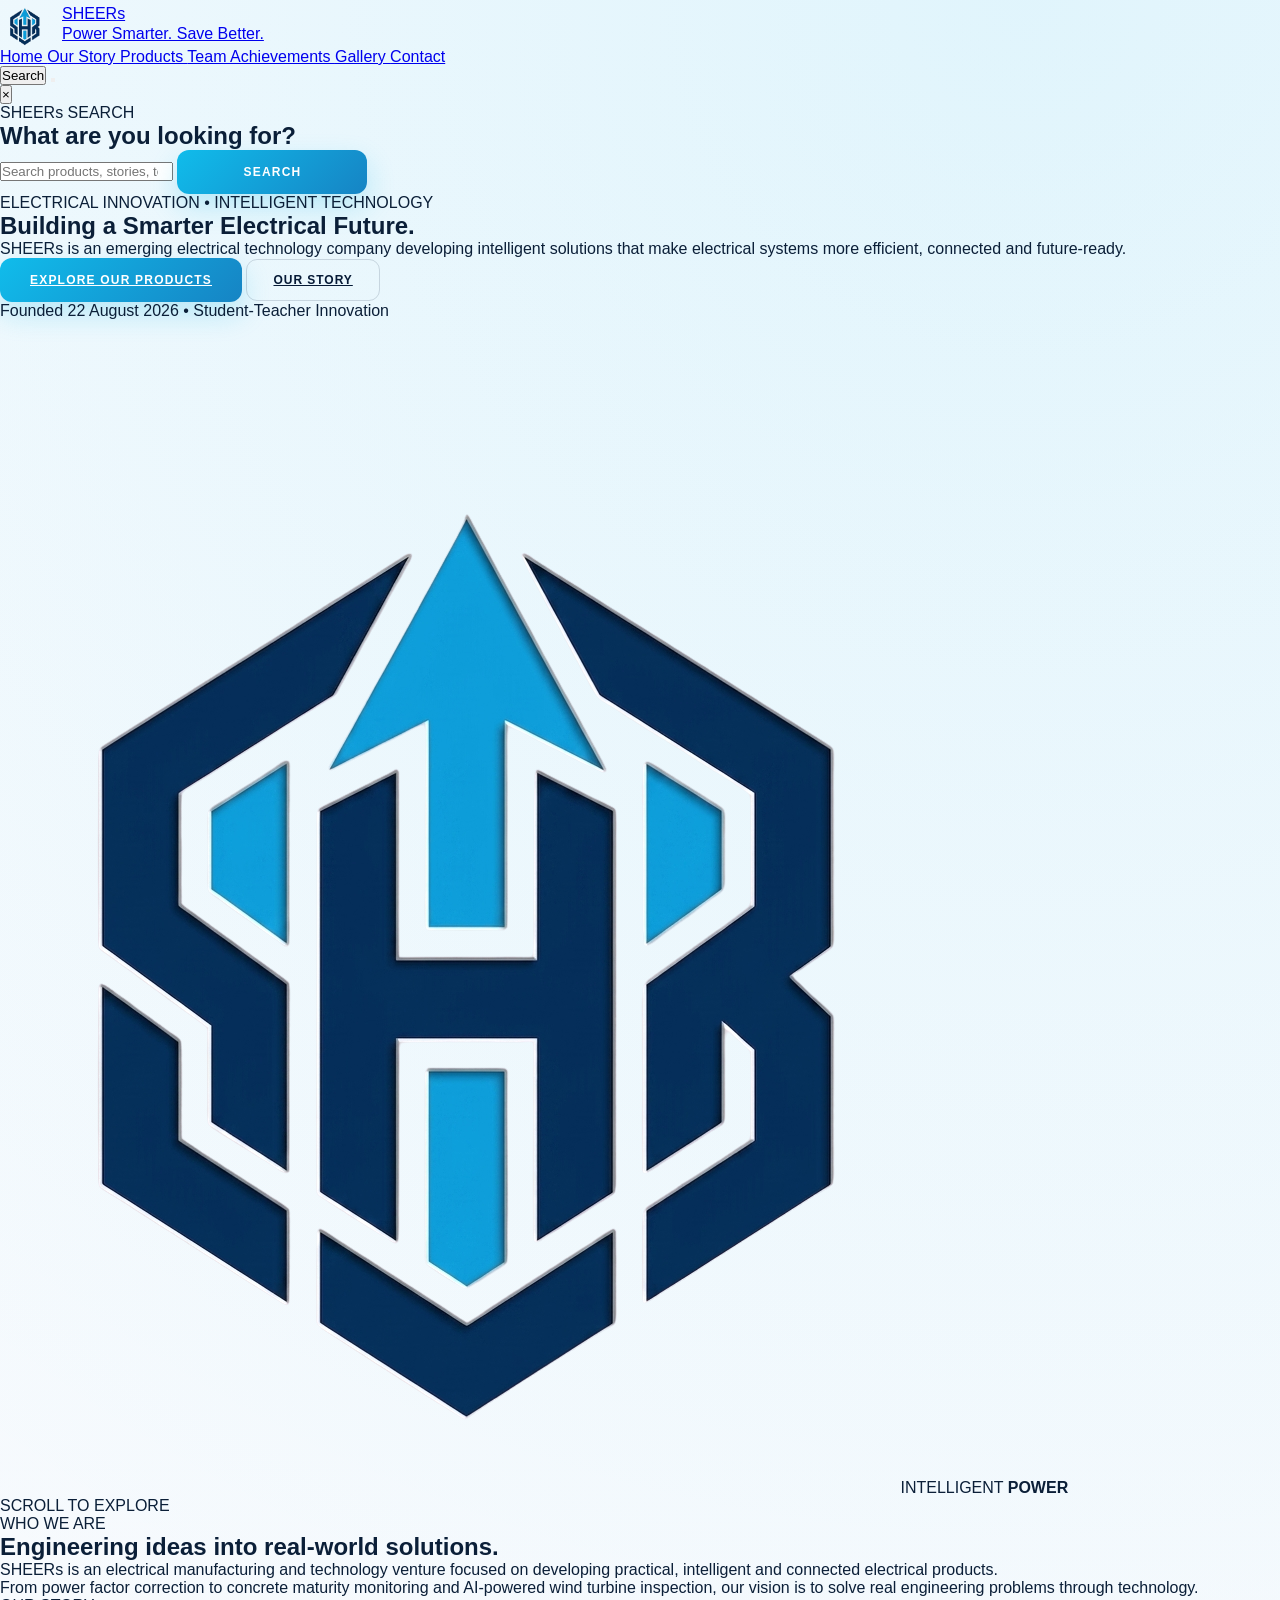
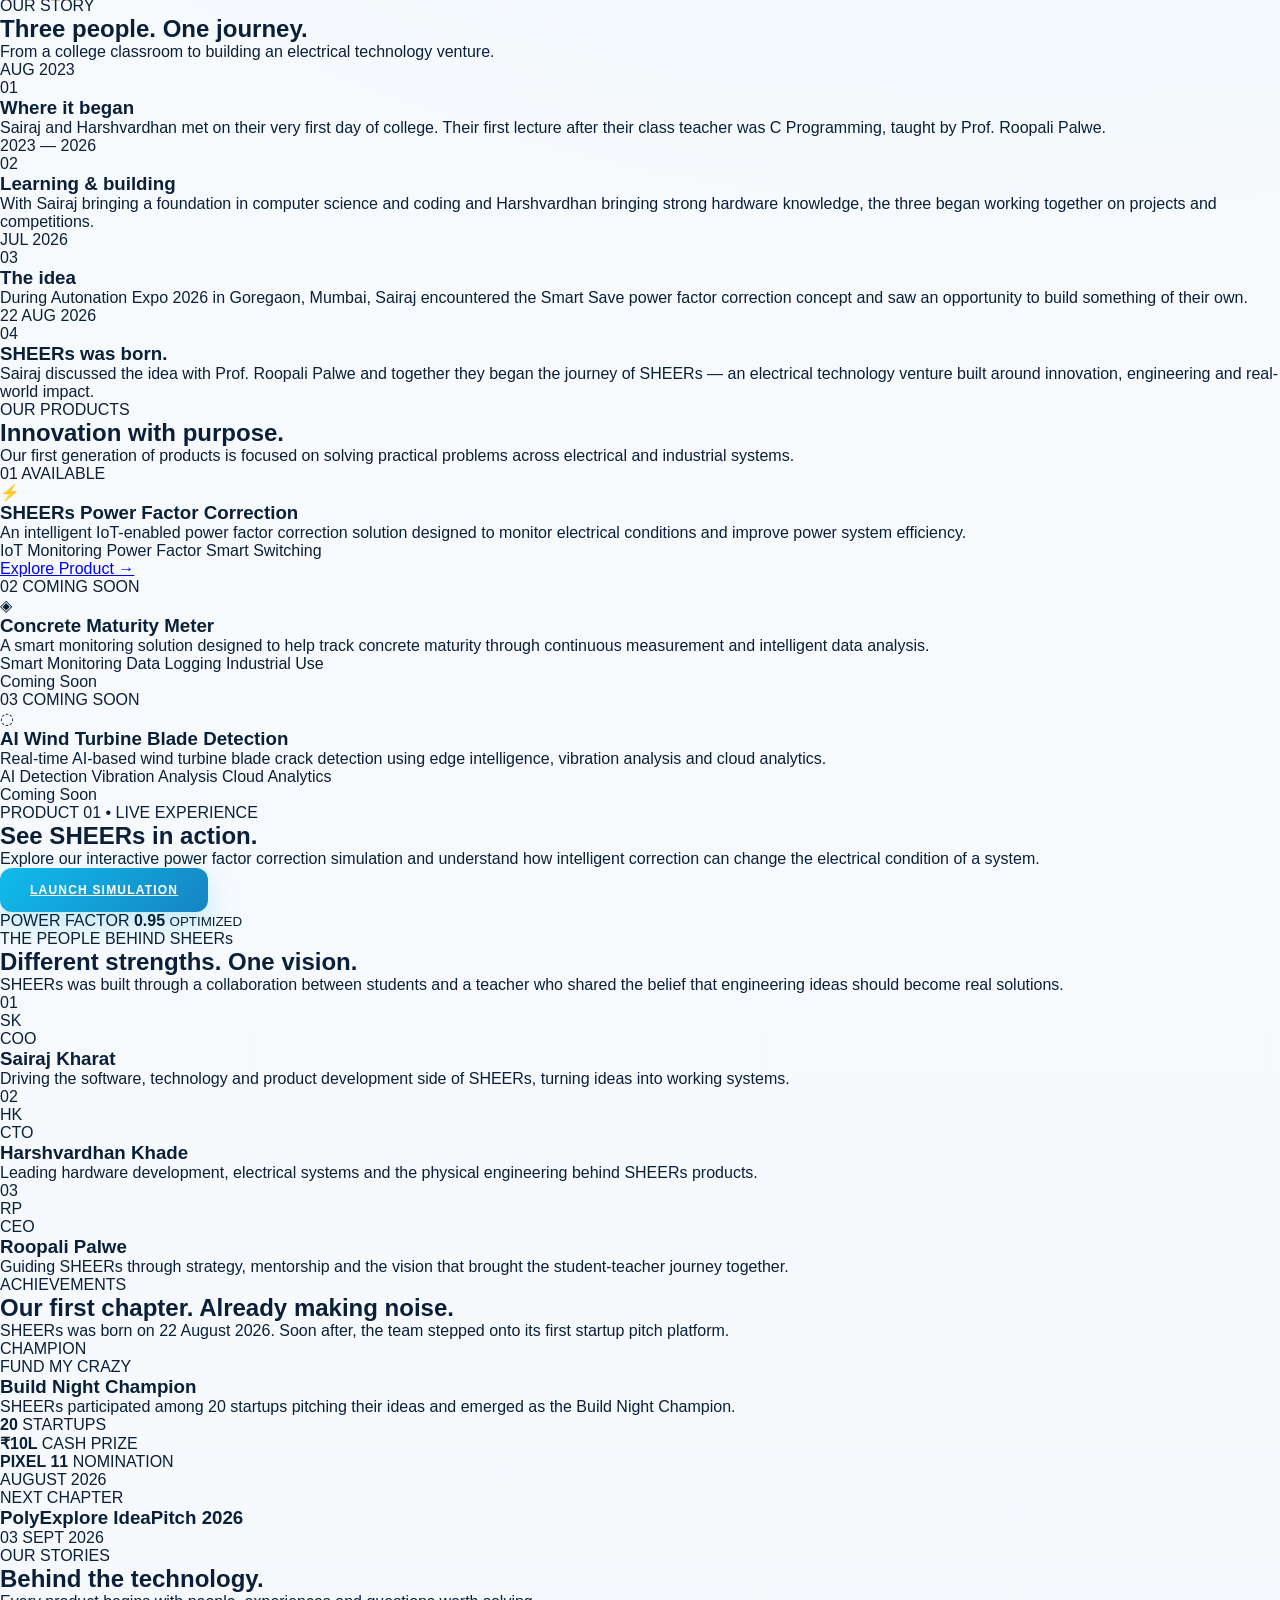
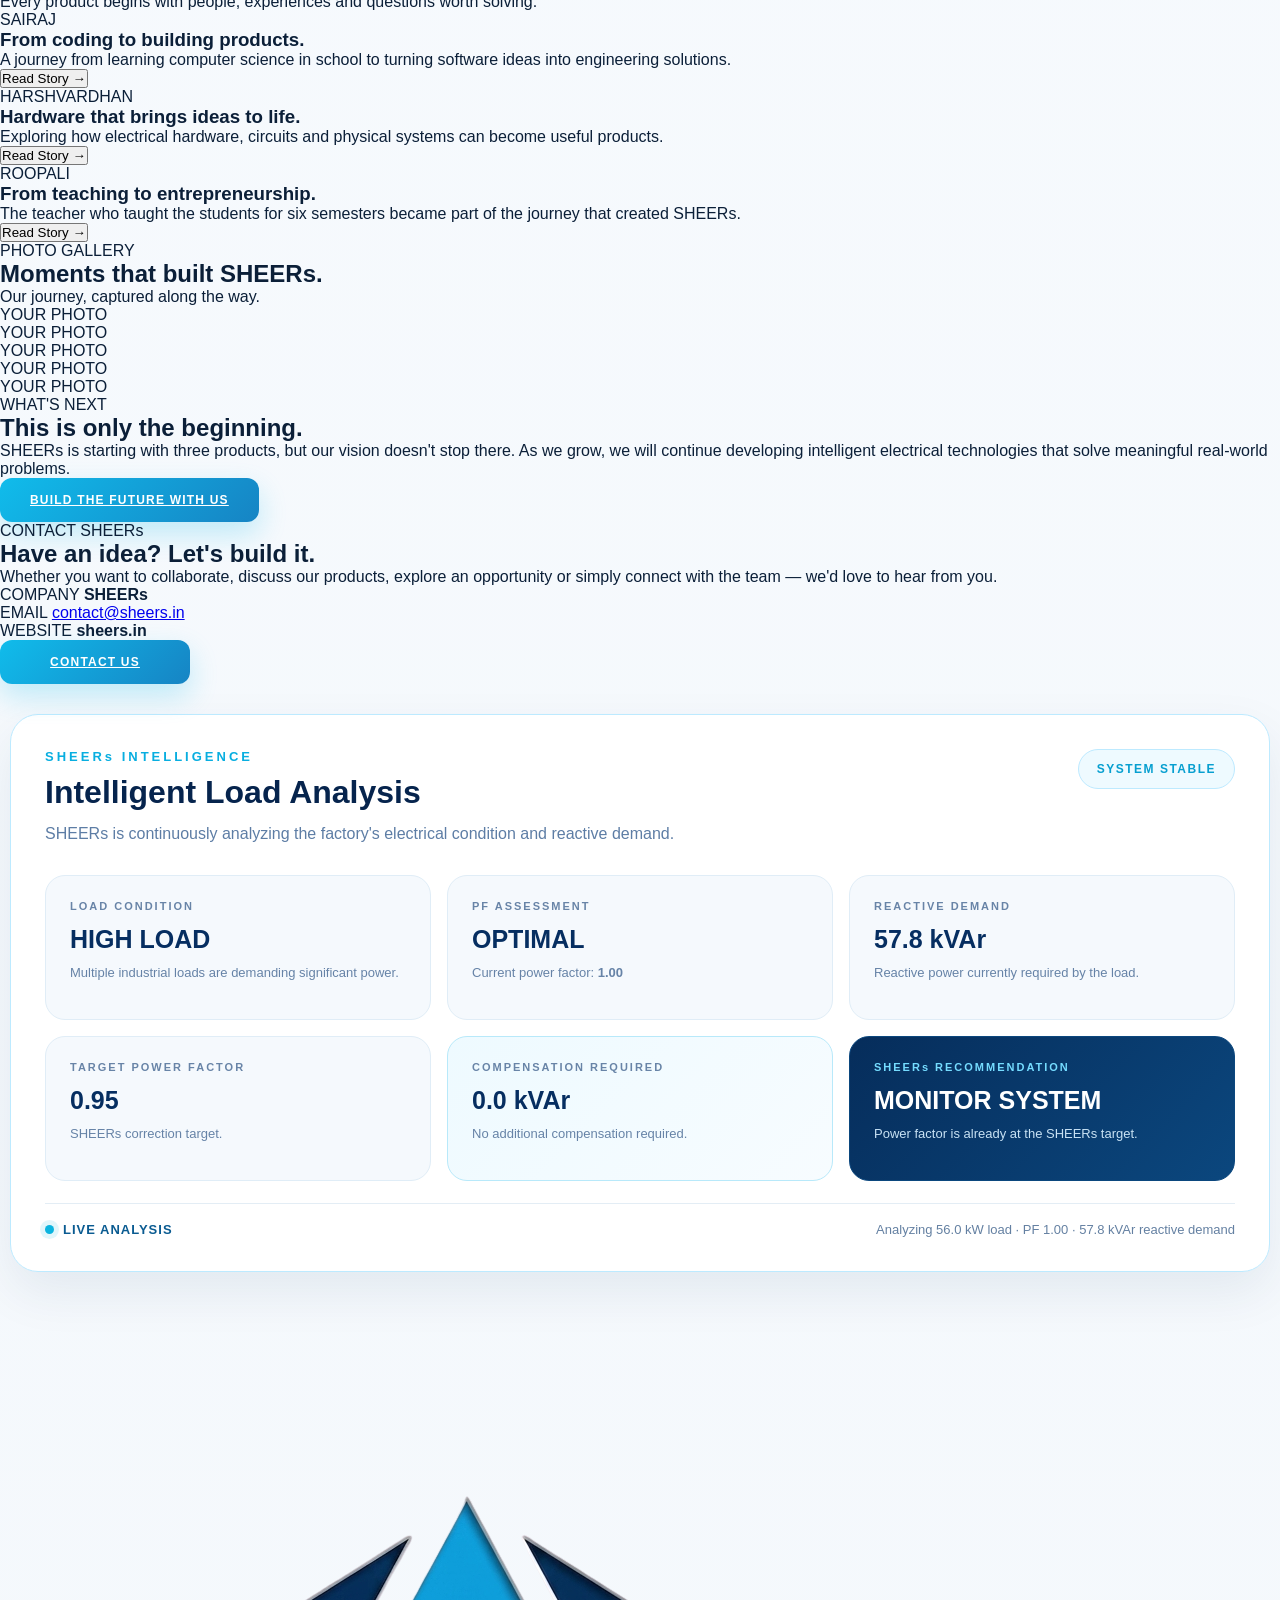
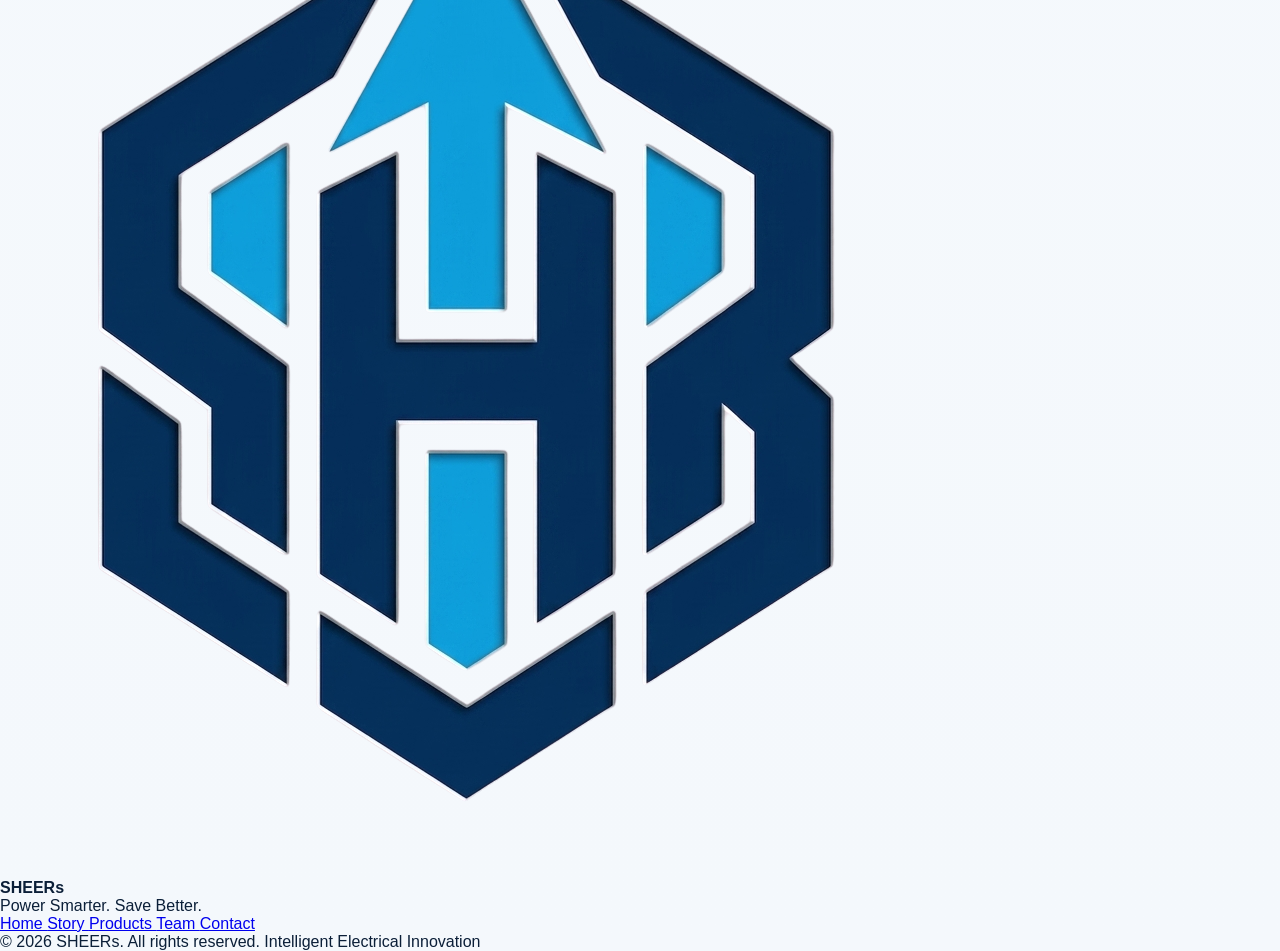
<file: simulator.html>
<!DOCTYPE html>
<html lang="en">

<head>

    <meta charset="UTF-8">

    <meta
        name="viewport"
        content="width=device-width, initial-scale=1.0"
    >

    <meta
        name="description"
        content="SHEERs — intelligent electrical solutions for a smarter and more efficient future."
    >

    <title>SHEERs | Intelligent Electrical Solutions</title>

    <link
        rel="stylesheet"
        href="css/style.css"
    >

</head>


<body>

<div id="app">


    <!-- =====================================================
         NAVIGATION
         ===================================================== -->

    <header class="site-header">

        <nav class="navbar">

            <a
                href="#home"
                class="brand"
            >

                <img
                    src="assets/sheers-logo.png"
                    alt="SHEERs Logo"
                    class="brand-logo"
                >

                <div class="brand-text">

                    <span class="brand-name">
                        SHEERs
                    </span>

                    <span class="brand-tagline">
                        Power Smarter. Save Better.
                    </span>

                </div>

            </a>


            <div
                class="nav-links"
                id="navLinks"
            >

                <a href="#home">
                    Home
                </a>

                <a href="#story">
                    Our Story
                </a>

                <a href="#products">
                    Products
                </a>

                <a href="#team">
                    Team
                </a>

                <a href="#achievements">
                    Achievements
                </a>

                <a href="#gallery">
                    Gallery
                </a>

                <a href="#contact">
                    Contact
                </a>

            </div>


            <div class="nav-actions">

                <button
                    class="search-button"
                    id="openSearch"
                    aria-label="Search SHEERs"
                >
                    Search
                </button>


                <button
                    class="menu-button"
                    id="menuButton"
                    aria-label="Open navigation menu"
                >

                    <span></span>
                    <span></span>
                    <span></span>

                </button>

            </div>

        </nav>

    </header>



    <!-- =====================================================
         SEARCH OVERLAY
         ===================================================== -->

    <div
        class="search-overlay"
        id="searchOverlay"
    >

        <div class="search-container">

            <button
                class="search-close"
                id="closeSearch"
                aria-label="Close search"
            >
                ×
            </button>


            <p class="section-eyebrow">
                SHEERs SEARCH
            </p>


            <h2>
                What are you looking for?
            </h2>


            <div class="search-box">

                <input
                    type="search"
                    id="siteSearch"
                    placeholder="Search products, stories, team..."
                    autocomplete="off"
                >

                <button
                    id="searchSubmit"
                    class="primary-button"
                >
                    Search
                </button>

            </div>


            <div
                id="searchResults"
                class="search-results"
            ></div>

        </div>

    </div>



    <!-- =====================================================
         HERO
         ===================================================== -->

    <main>


        <section
            id="home"
            class="hero-section"
        >

            <div class="hero-background-grid"></div>


            <div class="hero-content">

                <p class="hero-eyebrow">
                    ELECTRICAL INNOVATION • INTELLIGENT TECHNOLOGY
                </p>


                <h1>

                    Building a

                    <span>
                        Smarter Electrical Future.
                    </span>

                </h1>


                <p class="hero-description">

                    SHEERs is an emerging electrical technology
                    company developing intelligent solutions that
                    make electrical systems more efficient,
                    connected and future-ready.

                </p>


                <div class="hero-actions">

                    <a
                        href="#products"
                        class="primary-button"
                    >
                        Explore Our Products
                    </a>


                    <a
                        href="#story"
                        class="secondary-button"
                    >
                        Our Story
                    </a>

                </div>


                <div class="hero-trust">

                    <span>
                        Founded 22 August 2026
                    </span>

                    <span>
                        •
                    </span>

                    <span>
                        Student-Teacher Innovation
                    </span>

                </div>

            </div>


            <div class="hero-visual">

                <div class="hero-orbit orbit-one"></div>

                <div class="hero-orbit orbit-two"></div>

                <div class="hero-core">

                    <img
                        src="assets/sheers-logo.png"
                        alt="SHEERs"
                    >

                    <span>
                        INTELLIGENT
                    </span>

                    <strong>
                        POWER
                    </strong>

                </div>

            </div>


            <div class="hero-scroll">

                <span>
                    SCROLL TO EXPLORE
                </span>

                <div class="scroll-line"></div>

            </div>

        </section>



        <!-- =====================================================
             INTRODUCTION
             ===================================================== -->

        <section class="intro-section">

            <div class="section-container">

                <div class="intro-grid">

                    <div>

                        <p class="section-eyebrow">
                            WHO WE ARE
                        </p>

                        <h2>
                            Engineering ideas into
                            <span>real-world solutions.</span>
                        </h2>

                    </div>


                    <div>

                        <p class="intro-text">

                            SHEERs is an electrical manufacturing
                            and technology venture focused on
                            developing practical, intelligent and
                            connected electrical products.

                        </p>

                        <p class="intro-text">

                            From power factor correction to
                            concrete maturity monitoring and
                            AI-powered wind turbine inspection,
                            our vision is to solve real engineering
                            problems through technology.

                        </p>

                    </div>

                </div>

            </div>

        </section>



        <!-- =====================================================
             OUR STORY
             ===================================================== -->

        <section
            id="story"
            class="story-section"
        >

            <div class="section-container">

                <div class="section-heading">

                    <p class="section-eyebrow">
                        OUR STORY
                    </p>

                    <h2>
                        Three people.
                        <span>One journey.</span>
                    </h2>

                    <p>
                        From a college classroom to building
                        an electrical technology venture.
                    </p>

                </div>


                <div class="story-timeline">


                    <article class="timeline-item">

                        <div class="timeline-year">
                            AUG 2023
                        </div>

                        <div class="timeline-content">

                            <span class="timeline-number">
                                01
                            </span>

                            <h3>
                                Where it began
                            </h3>

                            <p>

                                Sairaj and Harshvardhan met on
                                their very first day of college.
                                Their first lecture after their
                                class teacher was C Programming,
                                taught by Prof. Roopali Palwe.

                            </p>

                        </div>

                    </article>


                    <article class="timeline-item">

                        <div class="timeline-year">
                            2023 — 2026
                        </div>

                        <div class="timeline-content">

                            <span class="timeline-number">
                                02
                            </span>

                            <h3>
                                Learning & building
                            </h3>

                            <p>

                                With Sairaj bringing a foundation
                                in computer science and coding and
                                Harshvardhan bringing strong
                                hardware knowledge, the three began
                                working together on projects and
                                competitions.

                            </p>

                        </div>

                    </article>


                    <article class="timeline-item">

                        <div class="timeline-year">
                            JUL 2026
                        </div>

                        <div class="timeline-content">

                            <span class="timeline-number">
                                03
                            </span>

                            <h3>
                                The idea
                            </h3>

                            <p>

                                During Autonation Expo 2026 in
                                Goregaon, Mumbai, Sairaj encountered
                                the Smart Save power factor
                                correction concept and saw an
                                opportunity to build something of
                                their own.

                            </p>

                        </div>

                    </article>


                    <article class="timeline-item timeline-highlight">

                        <div class="timeline-year">
                            22 AUG 2026
                        </div>

                        <div class="timeline-content">

                            <span class="timeline-number">
                                04
                            </span>

                            <h3>
                                SHEERs was born.
                            </h3>

                            <p>

                                Sairaj discussed the idea with
                                Prof. Roopali Palwe and together
                                they began the journey of SHEERs —
                                an electrical technology venture
                                built around innovation,
                                engineering and real-world impact.

                            </p>

                        </div>

                    </article>


                </div>

            </div>

        </section>



        <!-- =====================================================
             PRODUCTS
             ===================================================== -->

        <section
            id="products"
            class="products-section"
        >

            <div class="section-container">

                <div class="section-heading">

                    <p class="section-eyebrow">
                        OUR PRODUCTS
                    </p>

                    <h2>
                        Innovation with
                        <span>purpose.</span>
                    </h2>

                    <p>

                        Our first generation of products is
                        focused on solving practical problems
                        across electrical and industrial systems.

                    </p>

                </div>


                <div class="products-grid">


                    <!-- PRODUCT 01 -->

                    <article
                        class="product-card product-featured"
                        data-searchable="SHEERs Power Factor Correction APFC electrical power energy IoT"
                    >

                        <div class="product-top">

                            <span class="product-number">
                                01
                            </span>

                            <span class="product-status">
                                AVAILABLE
                            </span>

                        </div>


                        <div class="product-icon">
                            ⚡
                        </div>


                        <h3>
                            SHEERs Power Factor
                            Correction
                        </h3>


                        <p>

                            An intelligent IoT-enabled power
                            factor correction solution designed
                            to monitor electrical conditions and
                            improve power system efficiency.

                        </p>


                        <div class="product-features">

                            <span>
                                IoT Monitoring
                            </span>

                            <span>
                                Power Factor
                            </span>

                            <span>
                                Smart Switching
                            </span>

                        </div>


                        <a
                            href="#power-factor"
                            class="product-link"
                        >
                            Explore Product →
                        </a>

                    </article>



                    <!-- PRODUCT 02 -->

                    <article
                        class="product-card product-coming"
                        data-searchable="Concrete Maturity Meter construction concrete maturity temperature monitoring coming soon"
                    >

                        <div class="product-top">

                            <span class="product-number">
                                02
                            </span>

                            <span class="product-status">
                                COMING SOON
                            </span>

                        </div>


                        <div class="product-icon">
                            ◈
                        </div>


                        <h3>
                            Concrete Maturity
                            Meter
                        </h3>


                        <p>

                            A smart monitoring solution designed
                            to help track concrete maturity through
                            continuous measurement and intelligent
                            data analysis.

                        </p>


                        <div class="product-features">

                            <span>
                                Smart Monitoring
                            </span>

                            <span>
                                Data Logging
                            </span>

                            <span>
                                Industrial Use
                            </span>

                        </div>


                        <span class="product-link disabled">
                            Coming Soon
                        </span>

                    </article>



                    <!-- PRODUCT 03 -->

                    <article
                        class="product-card product-coming"
                        data-searchable="Real-Time AI Wind Turbine Blade Crack Detection Edge Intelligence vibration analysis cloud analytics windmill coming soon"
                    >

                        <div class="product-top">

                            <span class="product-number">
                                03
                            </span>

                            <span class="product-status">
                                COMING SOON
                            </span>

                        </div>


                        <div class="product-icon">
                            ◌
                        </div>


                        <h3>
                            AI Wind Turbine
                            Blade Detection
                        </h3>


                        <p>

                            Real-time AI-based wind turbine blade
                            crack detection using edge intelligence,
                            vibration analysis and cloud analytics.

                        </p>


                        <div class="product-features">

                            <span>
                                AI Detection
                            </span>

                            <span>
                                Vibration Analysis
                            </span>

                            <span>
                                Cloud Analytics
                            </span>

                        </div>


                        <span class="product-link disabled">
                            Coming Soon
                        </span>

                    </article>


                </div>

            </div>

        </section>



        <!-- =====================================================
             POWER FACTOR PRODUCT / SIMULATOR
             ===================================================== -->

        <section
            id="power-factor"
            class="product-experience-section"
        >

            <div class="section-container">

                <div class="experience-grid">

                    <div class="experience-content">

                        <p class="section-eyebrow">
                            PRODUCT 01 • LIVE EXPERIENCE
                        </p>


                        <h2>
                            See SHEERs
                            <span>in action.</span>
                        </h2>


                        <p>

                            Explore our interactive power factor
                            correction simulation and understand
                            how intelligent correction can change
                            the electrical condition of a system.

                        </p>


                        <a
                            href="hema.html"
                            class="primary-button"
                        >
                            Launch Simulation
                        </a>

                    </div>


                    <div class="experience-panel">

                        <div class="experience-glow"></div>

                        <div class="experience-meter">

                            <span>
                                POWER FACTOR
                            </span>

                            <strong>
                                0.95
                            </strong>

                            <small>
                                OPTIMIZED
                            </small>

                        </div>

                    </div>

                </div>

            </div>

        </section>



        <!-- =====================================================
             TEAM
             ===================================================== -->

        <section
            id="team"
            class="team-section"
        >

            <div class="section-container">

                <div class="section-heading">

                    <p class="section-eyebrow">
                        THE PEOPLE BEHIND SHEERs
                    </p>

                    <h2>
                        Different strengths.
                        <span>One vision.</span>
                    </h2>

                    <p>

                        SHEERs was built through a collaboration
                        between students and a teacher who shared
                        the belief that engineering ideas should
                        become real solutions.

                    </p>

                </div>


                <div class="team-grid">


                    <!-- SAIRAJ -->

                    <article
                        class="team-card"
                        data-searchable="Sairaj Kharat COO SHEERs software coding technology"
                    >

                        <div class="team-number">
                            01
                        </div>

                        <div class="team-avatar">
                            SK
                        </div>

                        <span class="team-role">
                            COO
                        </span>

                        <h3>
                            Sairaj Kharat
                        </h3>

                        <p>

                            Driving the software, technology and
                            product development side of SHEERs,
                            turning ideas into working systems.

                        </p>

                    </article>



                    <!-- HARSHVARDHAN -->

                    <article
                        class="team-card"
                        data-searchable="Harshvardhan Khade CTO SHEERs hardware electrical"
                    >

                        <div class="team-number">
                            02
                        </div>

                        <div class="team-avatar">
                            HK
                        </div>

                        <span class="team-role">
                            CTO
                        </span>

                        <h3>
                            Harshvardhan Khade
                        </h3>

                        <p>

                            Leading hardware development,
                            electrical systems and the physical
                            engineering behind SHEERs products.

                        </p>

                    </article>



                    <!-- ROOPALI -->

                    <article
                        class="team-card"
                        data-searchable="Roopali Palwe CEO SHEERs teacher mentor strategy"
                    >

                        <div class="team-number">
                            03
                        </div>

                        <div class="team-avatar">
                            RP
                        </div>

                        <span class="team-role">
                            CEO
                        </span>

                        <h3>
                            Roopali Palwe
                        </h3>

                        <p>

                            Guiding SHEERs through strategy,
                            mentorship and the vision that brought
                            the student-teacher journey together.

                        </p>

                    </article>


                </div>

            </div>

        </section>



        <!-- =====================================================
             ACHIEVEMENTS
             ===================================================== -->

        <section
            id="achievements"
            class="achievements-section"
        >

            <div class="section-container">

                <div class="achievement-layout">

                    <div class="achievement-intro">

                        <p class="section-eyebrow">
                            ACHIEVEMENTS
                        </p>


                        <h2>
                            Our first chapter.
                            <span>Already making noise.</span>
                        </h2>


                        <p>

                            SHEERs was born on 22 August 2026.
                            Soon after, the team stepped onto its
                            first startup pitch platform.

                        </p>

                    </div>


                    <div class="achievement-card">

                        <div class="achievement-badge">
                            CHAMPION
                        </div>


                        <span class="achievement-event">
                            FUND MY CRAZY
                        </span>


                        <h3>
                            Build Night Champion
                        </h3>


                        <p>

                            SHEERs participated among 20 startups
                            pitching their ideas and emerged as
                            the Build Night Champion.

                        </p>


                        <div class="achievement-rewards">

                            <div>
                                <strong>
                                    20
                                </strong>

                                <span>
                                    STARTUPS
                                </span>
                            </div>


                            <div>
                                <strong>
                                    ₹10L
                                </strong>

                                <span>
                                    CASH PRIZE
                                </span>
                            </div>


                            <div>
                                <strong>
                                    PIXEL 11
                                </strong>

                                <span>
                                    NOMINATION
                                </span>
                            </div>

                        </div>


                        <span class="achievement-date">
                            AUGUST 2026
                        </span>

                    </div>

                </div>


                <div class="next-event">

                    <div>

                        <span>
                            NEXT CHAPTER
                        </span>

                        <h3>
                            PolyExplore IdeaPitch 2026
                        </h3>

                    </div>


                    <div class="next-event-date">
                        03 SEPT 2026
                    </div>

                </div>

            </div>

        </section>



        <!-- =====================================================
             STORIES
             ===================================================== -->

        <section class="stories-section">

            <div class="section-container">

                <div class="section-heading">

                    <p class="section-eyebrow">
                        OUR STORIES
                    </p>

                    <h2>
                        Behind the
                        <span>technology.</span>
                    </h2>

                    <p>

                        Every product begins with people,
                        experiences and questions worth solving.

                    </p>

                </div>


                <div class="stories-grid">

                    <article class="story-card">

                        <span>
                            SAIRAJ
                        </span>

                        <h3>
                            From coding to building
                            products.
                        </h3>

                        <p>

                            A journey from learning computer
                            science in school to turning software
                            ideas into engineering solutions.

                        </p>

                        <button class="text-button">
                            Read Story →
                        </button>

                    </article>


                    <article class="story-card">

                        <span>
                            HARSHVARDHAN
                        </span>

                        <h3>
                            Hardware that brings
                            ideas to life.
                        </h3>

                        <p>

                            Exploring how electrical hardware,
                            circuits and physical systems can
                            become useful products.

                        </p>

                        <button class="text-button">
                            Read Story →
                        </button>

                    </article>


                    <article class="story-card">

                        <span>
                            ROOPALI
                        </span>

                        <h3>
                            From teaching to
                            entrepreneurship.
                        </h3>

                        <p>

                            The teacher who taught the students
                            for six semesters became part of the
                            journey that created SHEERs.

                        </p>

                        <button class="text-button">
                            Read Story →
                        </button>

                    </article>

                </div>

            </div>

        </section>



        <!-- =====================================================
             GALLERY
             ===================================================== -->

        <section
            id="gallery"
            class="gallery-section"
        >

            <div class="section-container">

                <div class="section-heading">

                    <p class="section-eyebrow">
                        PHOTO GALLERY
                    </p>

                    <h2>
                        Moments that built
                        <span>SHEERs.</span>
                    </h2>

                    <p>
                        Our journey, captured along the way.
                    </p>

                </div>


                <div class="gallery-grid">

                    <div class="gallery-placeholder large">
                        <span>
                            YOUR PHOTO
                        </span>
                    </div>

                    <div class="gallery-placeholder">
                        <span>
                            YOUR PHOTO
                        </span>
                    </div>

                    <div class="gallery-placeholder">
                        <span>
                            YOUR PHOTO
                        </span>
                    </div>

                    <div class="gallery-placeholder">
                        <span>
                            YOUR PHOTO
                        </span>
                    </div>

                    <div class="gallery-placeholder">
                        <span>
                            YOUR PHOTO
                        </span>
                    </div>

                </div>

            </div>

        </section>



        <!-- =====================================================
             FUTURE
             ===================================================== -->

        <section class="future-section">

            <div class="section-container">

                <div class="future-content">

                    <p class="section-eyebrow">
                        WHAT'S NEXT
                    </p>


                    <h2>
                        This is only
                        <span>the beginning.</span>
                    </h2>


                    <p>

                        SHEERs is starting with three products,
                        but our vision doesn't stop there.

                        As we grow, we will continue developing
                        intelligent electrical technologies that
                        solve meaningful real-world problems.

                    </p>


                    <a
                        href="#contact"
                        class="primary-button"
                    >
                        Build The Future With Us
                    </a>

                </div>

            </div>

        </section>



        <!-- =====================================================
             CONTACT
             ===================================================== -->

        <section
            id="contact"
            class="contact-section"
        >

            <div class="section-container">

                <div class="contact-grid">

                    <div>

                        <p class="section-eyebrow">
                            CONTACT SHEERs
                        </p>


                        <h2>
                            Have an idea?
                            <span>Let's build it.</span>
                        </h2>


                        <p>

                            Whether you want to collaborate,
                            discuss our products, explore an
                            opportunity or simply connect with
                            the team — we'd love to hear from you.

                        </p>

                    </div>


                    <div class="contact-card">

                        <div class="contact-item">

                            <span>
                                COMPANY
                            </span>

                            <strong>
                                SHEERs
                            </strong>

                        </div>


                        <div class="contact-item">

                            <span>
                                EMAIL
                            </span>

                            <a href="mailto:contact@sheers.in">
                                contact@sheers.in
                            </a>

                        </div>


                        <div class="contact-item">

                            <span>
                                WEBSITE
                            </span>

                            <strong>
                                sheers.in
                            </strong>

                        </div>


                        <a
                            href="mailto:contact@sheers.in"
                            class="primary-button"
                        >
                            Contact Us
                        </a>

                    </div>

                </div>

            </div>

        </section>

    </main>



    <!-- =====================================================
         FOOTER
         ===================================================== -->

    <footer class="site-footer">

        <div class="section-container">

            <div class="footer-main">

                <div class="footer-brand">

                    <img
                        src="assets/sheers-logo.png"
                        alt="SHEERs"
                    >

                    <div>

                        <strong>
                            SHEERs
                        </strong>

                        <p>
                            Power Smarter. Save Better.
                        </p>

                    </div>

                </div>


                <div class="footer-links">

                    <a href="#home">
                        Home
                    </a>

                    <a href="#story">
                        Story
                    </a>

                    <a href="#products">
                        Products
                    </a>

                    <a href="#team">
                        Team
                    </a>

                    <a href="#contact">
                        Contact
                    </a>

                </div>

            </div>


            <div class="footer-bottom">

                <span>
                    © 2026 SHEERs. All rights reserved.
                </span>

                <span>
                    Intelligent Electrical Innovation
                </span>

            </div>

        </div>

    </footer>


</div>


<script src="js/app.js"></script>

</body>

</html>
</file>
<file: css/style.css>
/* =========================================================
   SHEERs Simulator
   Phase 1.3 — Visual System
   ========================================================= */


/* =========================================================
   1. DESIGN TOKENS
   ========================================================= */

:root {

    /* SHEERs Brand */
    --sheers-navy: #061A36;
    --sheers-deep-navy: #031126;
    --sheers-blue: #082F5C;
    --sheers-cyan: #10BCEB;
    --sheers-light-cyan: #8FE8FF;

    /* Neutrals */
    --white: #FFFFFF;
    --off-white: #F4F8FC;
    --text-dark: #0B1F38;
    --text-muted: #6B7C91;

    /* UI */
    --border-light: rgba(16, 188, 235, 0.18);
    --card-shadow: 0 18px 50px rgba(3, 17, 38, 0.12);

    /* Shape */
    --radius-small: 10px;
    --radius-medium: 18px;
    --radius-large: 26px;

    /* Animation */
    --transition-fast: 0.2s ease;
    --transition-normal: 0.35s ease;
}


/* =========================================================
   2. RESET
   ========================================================= */

* {
    margin: 0;
    padding: 0;
    box-sizing: border-box;
}


html {
    scroll-behavior: smooth;
}


body {
    min-height: 100vh;

    font-family:
        Inter,
        "Segoe UI",
        Roboto,
        Helvetica,
        Arial,
        sans-serif;

    background: var(--off-white);

    color: var(--text-dark);

    -webkit-font-smoothing: antialiased;
}


/* =========================================================
   3. APPLICATION CONTAINER
   ========================================================= */

#app {
    min-height: 100vh;

    display: flex;
    flex-direction: column;

    background:
        radial-gradient(
            circle at 80% 0%,
            rgba(16, 188, 235, 0.10),
            transparent 32%
        ),
        linear-gradient(
            180deg,
            #F8FBFE 0%,
            #F4F8FC 100%
        );
}


/* =========================================================
   4. HEADER
   ========================================================= */

.app-header {
    width: 100%;

    min-height: 82px;

    display: flex;
    align-items: center;
    justify-content: space-between;

    padding: 0 5vw;

    background: rgba(255, 255, 255, 0.90);

    border-bottom: 1px solid rgba(6, 26, 54, 0.08);

    backdrop-filter: blur(14px);

    position: relative;
    z-index: 10;
}


/* =========================================================
   5. BRAND
   ========================================================= */

.brand {
    display: flex;
    align-items: center;

    gap: 14px;
}


.brand-logo {
    width: 48px;
    height: 48px;

    object-fit: contain;

    display: block;
}


.brand-text {
    display: flex;
    flex-direction: column;

    gap: 2px;
}


.brand-text h1 {
    font-size: 22px;

    font-weight: 800;

    letter-spacing: 0.08em;

    line-height: 1;

    color: var(--sheers-navy);
}


.brand-text p {
    font-size: 9px;

    font-weight: 600;

    letter-spacing: 0.18em;

    text-transform: uppercase;

    color: var(--sheers-cyan);
}


/* =========================================================
   6. SYSTEM STATUS
   ========================================================= */

.system-status {
    display: flex;
    align-items: center;

    gap: 9px;

    padding: 9px 14px;

    border-radius: 999px;

    background: rgba(6, 26, 54, 0.045);

    border: 1px solid rgba(6, 26, 54, 0.08);

    color: var(--text-muted);

    font-size: 10px;

    font-weight: 700;

    letter-spacing: 0.12em;

    white-space: nowrap;
}


.status-indicator {
    width: 8px;
    height: 8px;

    border-radius: 50%;

    background: var(--text-muted);

    box-shadow:
        0 0 0 4px rgba(107, 124, 145, 0.10);
}


/* =========================================================
   7. MAIN CONTENT
   ========================================================= */

.main-content {
    width: min(1200px, 90%);

    margin: 0 auto;

    flex: 1;

    display: flex;
    flex-direction: column;

    justify-content: center;

    padding: 80px 0;
}


/* =========================================================
   8. WELCOME SECTION
   ========================================================= */

.welcome-section {
    max-width: 760px;

    margin: 0 auto;

    text-align: center;
}


.eyebrow {
    display: inline-block;

    margin-bottom: 18px;

    padding: 8px 14px;

    border-radius: 999px;

    background: rgba(16, 188, 235, 0.09);

    border: 1px solid rgba(16, 188, 235, 0.16);

    color: var(--sheers-cyan);

    font-size: 10px;

    font-weight: 800;

    letter-spacing: 0.18em;

    text-transform: uppercase;
}


.welcome-section h2 {
    margin-bottom: 20px;

    font-size: clamp(42px, 6vw, 72px);

    line-height: 0.98;

    font-weight: 800;

    letter-spacing: -0.045em;

    color: var(--sheers-navy);
}


.welcome-section h2 span {
    display: block;

    margin-top: 8px;

    font-size: 0.42em;

    font-weight: 500;

    letter-spacing: 0.01em;

    color: var(--sheers-blue);
}


.welcome-description {
    max-width: 650px;

    margin: 0 auto 32px;

    font-size: 16px;

    line-height: 1.75;

    color: var(--text-muted);
}


/* =========================================================
   9. PRIMARY BUTTON
   ========================================================= */

/* =========================================================
   PRIMARY BUTTON SYSTEM
   ========================================================= */

.primary-button {

    display: inline-flex;

    align-items: center;
    justify-content: center;

    min-width: 190px;

    padding: 15px 30px;

    border: none;

    border-radius: 12px;

    background:
        linear-gradient(
            135deg,
            var(--sheers-cyan),
            #1684C4
        );

    color: var(--white);

    font-family: inherit;

    font-size: 12px;

    font-weight: 800;

    letter-spacing: 0.10em;

    text-transform: uppercase;

    cursor: pointer;

    box-shadow:
        0 12px 28px
        rgba(16, 188, 235, 0.24);

    transition:
        transform 0.2s ease,
        box-shadow 0.2s ease,
        filter 0.2s ease;

}


.primary-button:hover {

    transform: translateY(-3px);

    box-shadow:
        0 17px 35px
        rgba(16, 188, 235, 0.32);

    filter: brightness(1.06);

}


.primary-button:active {

    transform: translateY(-1px);

    box-shadow:
        0 9px 20px
        rgba(16, 188, 235, 0.22);

}


.primary-button:focus-visible {

    outline: 3px solid
        rgba(16, 188, 235, 0.25);

    outline-offset: 4px;

}


/* =========================================================
   10. SIMULATION AREA
   ========================================================= */

.simulation-area {
    width: 100%;

    margin-top: 60px;
}


.placeholder-card {
    width: min(720px, 100%);

    margin: 0 auto;

    padding: 34px;

    text-align: center;

    background: rgba(255, 255, 255, 0.82);

    border: 1px solid var(--border-light);

    border-radius: var(--radius-medium);

    box-shadow: var(--card-shadow);

    backdrop-filter: blur(12px);

    animation: cardAppear 0.4s ease;
}


.placeholder-card h3 {
    margin-bottom: 10px;

    color: var(--sheers-navy);

    font-size: 20px;

    font-weight: 750;
}


.placeholder-card p {
    color: var(--text-muted);

    font-size: 14px;

    line-height: 1.6;
}


/* =========================================================
   11. FOOTER
   ========================================================= */

.app-footer {
    min-height: 54px;

    width: 100%;

    display: flex;
    align-items: center;
    justify-content: space-between;

    padding: 0 5vw;

    background: var(--sheers-deep-navy);

    color: rgba(255, 255, 255, 0.55);

    font-size: 10px;

    letter-spacing: 0.08em;

    text-transform: uppercase;
}


.app-footer span:first-child {
    color: var(--sheers-light-cyan);

    font-weight: 800;

    letter-spacing: 0.14em;
}


/* =========================================================
   12. ANIMATIONS
   ========================================================= */

@keyframes cardAppear {

    from {
        opacity: 0;

        transform: translateY(12px);
    }

    to {
        opacity: 1;

        transform: translateY(0);
    }
}


/* =========================================================
   13. RESPONSIVE DESIGN
   ========================================================= */

@media (max-width: 700px) {

    .app-header {
        min-height: 72px;

        padding: 0 22px;
    }


    .brand-logo {
        width: 40px;
        height: 40px;
    }


    .brand-text h1 {
        font-size: 18px;
    }


    .brand-text p {
        display: none;
    }


    .system-status {
        padding: 7px 10px;

        font-size: 8px;
    }


    .main-content {
        width: 88%;

        padding: 60px 0;
    }


    .welcome-section h2 {
        font-size: 48px;
    }


    .welcome-description {
        font-size: 14px;
    }


    .app-footer {
        min-height: auto;

        padding: 18px 22px;

        flex-direction: column;

        gap: 8px;

        text-align: center;
    }
}
/* =========================================================
   SHEERs Responsive Foundation
   Mobile + Tablet Optimization
   ========================================================= */

@media (max-width: 900px) {

    .main-content {
        width: min(92%, 760px);
        padding: 65px 0;
    }

    .welcome-section {
        max-width: 680px;
    }

    .welcome-section h2 {
        font-size: clamp(42px, 9vw, 64px);
    }

    .simulation-area {
        margin-top: 45px;
    }
}


@media (max-width: 600px) {

    body {
        overflow-x: hidden;
    }

    .app-header {
        min-height: 68px;
        padding: 0 18px;
    }

    .brand {
        gap: 10px;
    }

    .brand-logo {
        width: 38px;
        height: 38px;
    }

    .brand-text h1 {
        font-size: 18px;
    }

    .system-status {
        padding: 7px 9px;
        gap: 6px;
        font-size: 8px;
        letter-spacing: 0.08em;
    }

    .status-indicator {
        width: 7px;
        height: 7px;
    }

    .main-content {
        width: 90%;
        padding: 55px 0 45px;
    }

    .eyebrow {
        margin-bottom: 16px;
        padding: 7px 11px;
        font-size: 8px;
        letter-spacing: 0.14em;
    }

    .welcome-section h2 {
        font-size: clamp(40px, 13vw, 58px);
        letter-spacing: -0.05em;
    }

    .welcome-section h2 span {
        margin-top: 10px;
        font-size: 0.40em;
        line-height: 1.2;
    }

    .welcome-description {
        margin-bottom: 28px;
        font-size: 14px;
        line-height: 1.65;
    }

    #startSimulation {
        width: 100%;
        max-width: 320px;
        padding: 15px 22px;
    }

    .simulation-area {
        margin-top: 38px;
    }

    .placeholder-card {
        padding: 26px 20px;
        border-radius: 16px;
    }

    .placeholder-card h3 {
        font-size: 18px;
    }

    .placeholder-card p {
        font-size: 13px;
    }

    .app-footer {
        padding: 18px 20px;
        gap: 7px;
        font-size: 8px;
        line-height: 1.5;
    }
}


@media (max-width: 380px) {

    .app-header {
        padding: 0 14px;
    }

    .brand-logo {
        width: 34px;
        height: 34px;
    }

    .brand-text h1 {
        font-size: 16px;
    }

    .system-status {
        padding: 6px 7px;
        font-size: 7px;
    }

    .main-content {
        width: 92%;
    }

    .welcome-section h2 {
        font-size: 39px;
    }

    .welcome-description {
        font-size: 13px;
    }
}
/* =========================================================
   Application States
   ========================================================= */

.application-state {
    display: none;
    width: 100%;
}


.application-state.active-state {
    display: block;

    animation: stateEnter 0.45s ease;
}


/* =========================================================
   State Containers
   ========================================================= */

.state-container {

    width: min(1000px, 100%);

    margin: 0 auto;

    text-align: center;
}


.state-container h2 {

    margin-bottom: 18px;

    font-size: clamp(
        36px,
        5vw,
        58px
    );

    line-height: 1;

    font-weight: 800;

    letter-spacing: -0.04em;

    color: var(--sheers-navy);

}


.state-description {

    max-width: 620px;

    margin: 0 auto 35px;

    color: var(--text-muted);

    font-size: 15px;

    line-height: 1.7;

}


/* =========================================================
   State Card
   ========================================================= */

.state-card {

    width: min(650px, 100%);

    margin: 0 auto 30px;

    padding: 40px 30px;

    background: rgba(
        255,
        255,
        255,
        0.85
    );

    border:

        1px solid
        var(--border-light);

    border-radius:
        var(--radius-medium);

    box-shadow:
        var(--card-shadow);

}


.state-card h3 {

    margin-bottom: 10px;

    color: var(--sheers-navy);

    font-size: 20px;

}


.state-card p {

    color: var(--text-muted);

    font-size: 14px;

}


/* =========================================================
   Loading Orb
   ========================================================= */

.loading-orb {

    width: 70px;

    height: 70px;

    margin: 0 auto 25px;

    display: flex;

    align-items: center;

    justify-content: center;

    border-radius: 50%;

    background:

        rgba(
            16,
            188,
            235,
            0.08
        );

    border:

        1px solid
        rgba(
            16,
            188,
            235,
            0.25
        );

}


.loading-orb span {

    width: 18px;

    height: 18px;

    border-radius: 50%;

    background:
        var(--sheers-cyan);

    box-shadow:

        0 0 20px
        rgba(
            16,
            188,
            235,
            0.7
        );

    animation:
        pulseOrb 1.5s
        infinite ease-in-out;

}


/* =========================================================
   Active System
   ========================================================= */

.active-card {

    border-color:
        rgba(
            16,
            188,
            235,
            0.35
        );

}


.active-indicator {

    display: inline-flex;

    align-items: center;

    gap: 8px;

    margin-bottom: 22px;

    padding: 8px 13px;

    border-radius: 999px;

    background:

        rgba(
            16,
            188,
            235,
            0.08
        );

    color:
        var(--sheers-cyan);

    font-size: 9px;

    font-weight: 800;

    letter-spacing: 0.13em;

}


.active-indicator span {

    width: 7px;

    height: 7px;

    border-radius: 50%;

    background:
        var(--sheers-cyan);

    box-shadow:

        0 0 10px
        rgba(
            16,
            188,
            235,
            0.7
        );

}


/* =========================================================
   Results Grid
   ========================================================= */

.results-grid {

    width: 100%;

    display: grid;

    grid-template-columns:
        repeat(
            4,
            1fr
        );

    gap: 16px;

    margin-bottom: 32px;

}


.result-card {

    padding: 26px 18px;

    background:
        rgba(
            255,
            255,
            255,
            0.88
        );

    border:
        1px solid
        var(--border-light);

    border-radius:
        var(--radius-medium);

    box-shadow:
        0 12px 35px
        rgba(
            3,
            17,
            38,
            0.08
        );

}


.result-card span {

    display: block;

    margin-bottom: 12px;

    color:
        var(--text-muted);

    font-size: 9px;

    font-weight: 800;

    letter-spacing: 0.12em;

}


.result-card strong {

    display: block;

    color:
        var(--sheers-navy);

    font-size: 24px;

    font-weight: 800;

}


/* =========================================================
   Secondary Button
   ========================================================= */

.secondary-button {

    padding: 13px 26px;

    border:

        1px solid
        rgba(
            6,
            26,
            54,
            0.15
        );

    border-radius: 11px;

    background:
        transparent;

    color:
        var(--sheers-navy);

    font-size: 12px;

    font-weight: 800;

    letter-spacing: 0.08em;

    text-transform: uppercase;

    cursor: pointer;

    transition:
        background
        var(--transition-fast),

        border-color
        var(--transition-fast),

        transform
        var(--transition-fast);

}


.secondary-button:hover {

    background:
        rgba(
            16,
            188,
            235,
            0.06
        );

    border-color:
        rgba(
            16,
            188,
            235,
            0.30
        );

    transform:
        translateY(-1px);

}


/* =========================================================
   Status Indicator Active
   ========================================================= */

.status-indicator.status-active {

    background:
        var(--sheers-cyan);

    box-shadow:

        0 0 0 4px
        rgba(
            16,
            188,
            235,
            0.12
        ),

        0 0 12px
        rgba(
            16,
            188,
            235,
            0.6
        );

}


/* =========================================================
   Animations
   ========================================================= */

@keyframes stateEnter {

    from {

        opacity: 0;

        transform:
            translateY(14px);

    }

    to {

        opacity: 1;

        transform:
            translateY(0);

    }

}


@keyframes pulseOrb {

    0%,
    100% {

        transform:
            scale(0.85);

        opacity: 0.65;

    }

    50% {

        transform:
            scale(1.15);

        opacity: 1;

    }

}


/* =========================================================
   Responsive Results
   ========================================================= */

@media (max-width: 800px) {

    .results-grid {

        grid-template-columns:
            repeat(
                2,
                1fr
            );

    }

}


@media (max-width: 520px) {

    .state-card {

        padding: 30px 20px;

    }


    .results-grid {

        grid-template-columns:
            1fr;

    }


    .result-card {

        padding: 22px;

    }

}
/* =========================================================
   PHASE 1.5 — FACTORY POWER SCENARIO
   ========================================================= */


/* =========================================================
   Factory Container
   ========================================================= */

.factory-container {

    width: min(1120px, 100%);

    margin: 0 auto;

}


.factory-heading {

    display: flex;

    align-items: flex-end;

    justify-content: space-between;

    gap: 30px;

    margin-bottom: 38px;

}


.factory-heading h2 {

    margin-bottom: 12px;

    font-size: clamp(
        34px,
        5vw,
        54px
    );

    line-height: 1;

    font-weight: 800;

    letter-spacing: -0.04em;

    color:
        var(--sheers-navy);

}


.factory-status {

    display: inline-flex;

    align-items: center;

    gap: 9px;

    padding: 10px 14px;

    border-radius: 999px;

    background:
        rgba(
            16,
            188,
            235,
            0.07
        );

    border:
        1px solid
        rgba(
            16,
            188,
            235,
            0.18
        );

    color:
        var(--sheers-blue);

    font-size: 9px;

    font-weight: 800;

    letter-spacing: 0.12em;

    white-space: nowrap;

}


.factory-status-dot {

    width: 8px;

    height: 8px;

    border-radius: 50%;

    background:
        var(--sheers-cyan);

    box-shadow:

        0 0 12px
        rgba(
            16,
            188,
            235,
            0.65
        );

}


/* =========================================================
   Main Factory Layout
   ========================================================= */

.factory-layout {

    display: grid;

    grid-template-columns:
        1fr 1fr;

    gap: 20px;

}


/* =========================================================
   Panels
   ========================================================= */

.loads-panel,
.electrical-panel {

    padding: 28px;

    background:
        rgba(
            255,
            255,
            255,
            0.88
        );

    border:
        1px solid
        var(--border-light);

    border-radius:
        var(--radius-medium);

    box-shadow:
        var(--card-shadow);

}


.panel-heading {

    display: flex;

    align-items: flex-start;

    justify-content: space-between;

    gap: 15px;

    margin-bottom: 24px;

}


.panel-label {

    display: block;

    margin-bottom: 7px;

    color:
        var(--sheers-cyan);

    font-size: 9px;

    font-weight: 800;

    letter-spacing: 0.14em;

}


.panel-heading h3 {

    color:
        var(--sheers-navy);

    font-size: 19px;

    font-weight: 800;

}


.load-count {

    padding: 7px 9px;

    border-radius: 7px;

    background:
        var(--off-white);

    color:
        var(--text-muted);

    font-size: 8px;

    font-weight: 800;

    letter-spacing: 0.08em;

}


/* =========================================================
   Load Cards
   ========================================================= */

.load-card {

    display: grid;

    grid-template-columns:
        42px 1fr auto;

    align-items: center;

    gap: 14px;

    padding: 16px 0;

    border-bottom:
        1px solid
        rgba(
            6,
            26,
            54,
            0.07
        );

}


.load-card:last-child {

    border-bottom: none;

}


.load-icon {

    width: 42px;

    height: 42px;

    display: flex;

    align-items: center;

    justify-content: center;

    border-radius: 11px;

    background:
        linear-gradient(
            135deg,
            var(--sheers-navy),
            var(--sheers-blue)
        );

    color:
        var(--sheers-light-cyan);

    font-size: 14px;

    font-weight: 800;

}


.load-information {

    min-width: 0;

}


.load-title-row {

    display: flex;

    align-items: center;

    gap: 9px;

    margin-bottom: 4px;

}


.load-title-row strong {

    color:
        var(--sheers-navy);

    font-size: 13px;

}


.load-running {

    padding: 3px 6px;

    border-radius: 5px;

    background:
        rgba(
            16,
            188,
            235,
            0.08
        );

    color:
        var(--sheers-cyan);

    font-size: 7px;

    font-weight: 800;

    letter-spacing: 0.08em;

}


.load-information p {

    margin-bottom: 9px;

    color:
        var(--text-muted);

    font-size: 10px;

}


.load-bar {

    width: 100%;

    height: 5px;

    overflow: hidden;

    border-radius: 999px;

    background:
        rgba(
            6,
            26,
            54,
            0.07
        );

}


.load-bar span {

    display: block;

    height: 100%;

    border-radius: inherit;

    background:
        linear-gradient(
            90deg,
            var(--sheers-blue),
            var(--sheers-cyan)
        );

}


.load-power {

    color:
        var(--sheers-navy);

    font-size: 13px;

    white-space: nowrap;

}


/* =========================================================
   Electrical Metrics
   ========================================================= */

.metric-main {

    padding: 22px;

    margin-bottom: 16px;

    border-radius: 14px;

    background:
        linear-gradient(
            135deg,
            rgba(
                6,
                26,
                54,
                0.04
            ),
            rgba(
                16,
                188,
                235,
                0.07
            )
        );

}


.metric-main > span {

    display: block;

    margin-bottom: 4px;

    color:
        var(--text-muted);

    font-size: 9px;

    font-weight: 800;

    letter-spacing: 0.12em;

}


.metric-main strong {

    display: block;

    margin-bottom: 12px;

    color:
        var(--sheers-navy);

    font-size: 42px;

    font-weight: 800;

    line-height: 1;

}


.metric-scale {

    width: 100%;

    height: 7px;

    margin-bottom: 9px;

    overflow: hidden;

    border-radius: 999px;

    background:
        rgba(
            6,
            26,
            54,
            0.08
        );

}


.metric-scale span {

    display: block;

    height: 100%;

    border-radius: inherit;

    background:
        linear-gradient(
            90deg,
            var(--sheers-blue),
            var(--sheers-cyan)
        );

}


.metric-main p {

    color:
        var(--text-muted);

    font-size: 10px;

}


/* =========================================================
   Metric Rows
   ========================================================= */

.metric-row {

    display: grid;

    grid-template-columns:
        1fr 1fr;

    gap: 12px;

    margin-bottom: 12px;

}


.metric-row > div {

    padding: 15px;

    border-radius: 11px;

    background:
        var(--off-white);

}


.metric-row span {

    display: block;

    margin-bottom: 6px;

    color:
        var(--text-muted);

    font-size: 8px;

    font-weight: 800;

    letter-spacing: 0.09em;

}


.metric-row strong {

    color:
        var(--sheers-navy);

    font-size: 15px;

    font-weight: 800;

}


/* =========================================================
   Problem Message
   ========================================================= */

.problem-message {

    display: flex;

    align-items: flex-start;

    gap: 13px;

    margin: 20px 0 22px;

    padding: 15px;

    border-radius: 12px;

    background:
        rgba(
            6,
            26,
            54,
            0.045
        );

    border:
        1px solid
        rgba(
            6,
            26,
            54,
            0.07
        );

}


.problem-symbol {

    width: 28px;

    height: 28px;

    flex-shrink: 0;

    display: flex;

    align-items: center;

    justify-content: center;

    border-radius: 50%;

    background:
        var(--sheers-navy);

    color:
        var(--sheers-light-cyan);

    font-size: 13px;

    font-weight: 900;

}


.problem-message strong {

    display: block;

    margin-bottom: 5px;

    color:
        var(--sheers-navy);

    font-size: 11px;

}


.problem-message p {

    color:
        var(--text-muted);

    font-size: 10px;

    line-height: 1.5;

}


/* =========================================================
   Factory Explanation
   ========================================================= */

.factory-explanation {

    display: flex;

    align-items: center;

    gap: 20px;

    margin-top: 20px;

    padding: 18px 22px;

    border-left:
        3px solid
        var(--sheers-cyan);

    background:
        rgba(
            16,
            188,
            235,
            0.045
        );

}


.factory-explanation > span {

    flex-shrink: 0;

    color:
        var(--sheers-cyan);

    font-size: 8px;

    font-weight: 900;

    letter-spacing: 0.13em;

}


.factory-explanation p {

    color:
        var(--text-muted);

    font-size: 11px;

    line-height: 1.55;

}


/* =========================================================
   Responsive Factory Layout
   ========================================================= */

@media (max-width: 850px) {

    .factory-layout {

        grid-template-columns:
            1fr;

    }

}


@media (max-width: 600px) {

    .factory-heading {

        align-items: flex-start;

        flex-direction: column;

        gap: 15px;

        margin-bottom: 25px;

    }


    .loads-panel,
    .electrical-panel {

        padding: 20px;

    }


    .load-card {

        grid-template-columns:
            38px 1fr;

    }


    .load-icon {

        width: 38px;

        height: 38px;

    }


    .load-power {

        grid-column: 2;

    }


    .metric-main {

        padding: 18px;

    }


    .metric-main strong {

        font-size: 36px;

    }


    .metric-row {

        grid-template-columns:
            1fr;

    }


    .factory-explanation {

        align-items: flex-start;

        flex-direction: column;

        gap: 7px;

    }

}
/* =========================================================
   PHASE 1.7 — SHEERs ACTIVATION EXPERIENCE
   ========================================================= */

.sheers-active-panel {
    width: min(100%, 1100px);
    margin: 0 auto;
    text-align: center;
    padding: 30px 20px 50px;
}


.sheers-stage-badge {
    display: inline-flex;
    align-items: center;
    padding: 10px 18px;
    border-radius: 999px;

    background: #e8f8ff;
    border: 1px solid #bdeeff;

    color: #08aee0;

    font-size: 13px;
    font-weight: 800;

    letter-spacing: 1.8px;
}


.sheers-active-title {
    margin: 28px 0 10px;

    color: #061a3a;

    font-size: clamp(
        38px,
        5vw,
        68px
    );

    line-height: 1.05;
}


.sheers-active-subtitle {
    max-width: 760px;
    margin: 0 auto 35px;

    color: #617797;

    font-size: 17px;
    line-height: 1.6;
}


.sheers-process-card {

    max-width: 900px;

    margin: 0 auto;

    padding: 38px;

    background: #ffffff;

    border: 1px solid #c9edff;

    border-radius: 28px;

    box-shadow:
        0 25px 70px rgba(
            7,
            47,
            92,
            0.10
        );
}


.sheers-process-status {

    color: #071d40;

    font-size: 23px;

    font-weight: 800;

    letter-spacing: 0.5px;
}


.sheers-process-message {

    margin-top: 10px;

    color: #66809e;

    font-size: 16px;

    line-height: 1.5;

    min-height: 48px;
}


.sheers-progress {

    width: 100%;

    height: 8px;

    margin: 28px 0 32px;

    background: #e8eef4;

    border-radius: 999px;

    overflow: hidden;
}


.sheers-progress-bar {

    width: 0%;

    height: 100%;

    background: linear-gradient(
        90deg,
        #073568,
        #10b7e5
    );

    border-radius: 999px;

    transition:
        width 0.45s ease;
}


.sheers-electrical-readings {

    display: grid;

    grid-template-columns:
        repeat(3, 1fr);

    gap: 16px;

    margin-top: 20px;
}


.sheers-reading {

    padding: 22px;

    background: #f4f8fc;

    border-radius: 18px;

    text-align: left;
}


.sheers-reading span {

    display: block;

    margin-bottom: 9px;

    color: #7087a1;

    font-size: 11px;

    font-weight: 800;

    letter-spacing: 1.4px;
}


.sheers-reading strong {

    color: #071d40;

    font-size: 27px;
}


.sheers-switching {

    display: grid;

    grid-template-columns:
        repeat(3, 1fr);

    gap: 14px;

    margin-top: 18px;
}


.sheers-switch {

    display: flex;

    justify-content: space-between;

    align-items: center;

    padding: 15px 17px;

    border: 1px solid #d8e7f0;

    border-radius: 14px;

    background: #ffffff;
}


.sheers-switch span {

    color: #617894;

    font-size: 12px;

    font-weight: 700;
}


.sheers-switch strong {

    color: #8795a5;

    font-size: 12px;

    letter-spacing: 1px;
}


#phase17Results {

    margin-top: 30px;

    min-width: 230px;
}


#phase17Results:disabled {

    opacity: 0.55;

    cursor: not-allowed;
}


@media (
    max-width: 700px
) {

    .sheers-process-card {

        padding: 24px 18px;

        border-radius: 20px;

    }


    .sheers-electrical-readings {

        grid-template-columns: 1fr;

    }


    .sheers-switching {

        grid-template-columns: 1fr;

    }


    .sheers-reading {

        text-align: center;

    }


    .sheers-active-title {

        font-size: 38px;

    }

}
/* =========================================================
   PHASE 1.8 — LIVE ELECTRICAL VISUALIZATION
   ========================================================= */

.sheers-waveform-card {

    margin-top: 24px;

    padding: 26px;

    background: #ffffff;

    border: 1px solid #c9edff;

    border-radius: 22px;

    text-align: left;

}


.sheers-waveform-header {

    display: flex;

    justify-content: space-between;

    align-items: center;

    gap: 20px;

    margin-bottom: 20px;

}


.sheers-waveform-label {

    display: block;

    margin-bottom: 6px;

    color: #08aee0;

    font-size: 11px;

    font-weight: 800;

    letter-spacing: 1.5px;

}


.sheers-waveform-header h3 {

    margin: 0;

    color: #071d40;

    font-size: 20px;

}


.phase-angle-display {

    padding: 10px 15px;

    border-radius: 999px;

    background: #eef8fc;

    border: 1px solid #ccecf7;

    color: #073568;

    font-size: 12px;

    font-weight: 800;

    white-space: nowrap;

}


.sheers-waveform {

    width: 100%;

    height: 230px;

    overflow: hidden;

    border-radius: 16px;

}


#powerFactorCanvas {

    display: block;

    width: 100%;

    height: 100%;

}


.sheers-waveform-legend {

    display: flex;

    gap: 25px;

    margin-top: 14px;

}


.sheers-waveform-legend span {

    display: flex;

    align-items: center;

    gap: 8px;

    color: #637b96;

    font-size: 12px;

    font-weight: 700;

}


.wave-dot {

    width: 9px;

    height: 9px;

    border-radius: 50%;

    display: inline-block;

}


.voltage-dot {

    background: #073568;

}


.current-dot {

    background: #10b7e5;

}


@media (
    max-width: 700px
) {

    .sheers-waveform-card {

        padding: 18px;

    }


    .sheers-waveform-header {

        flex-direction: column;

        align-items: flex-start;

    }


    .sheers-waveform {

        height: 180px;

    }

}
</file>
